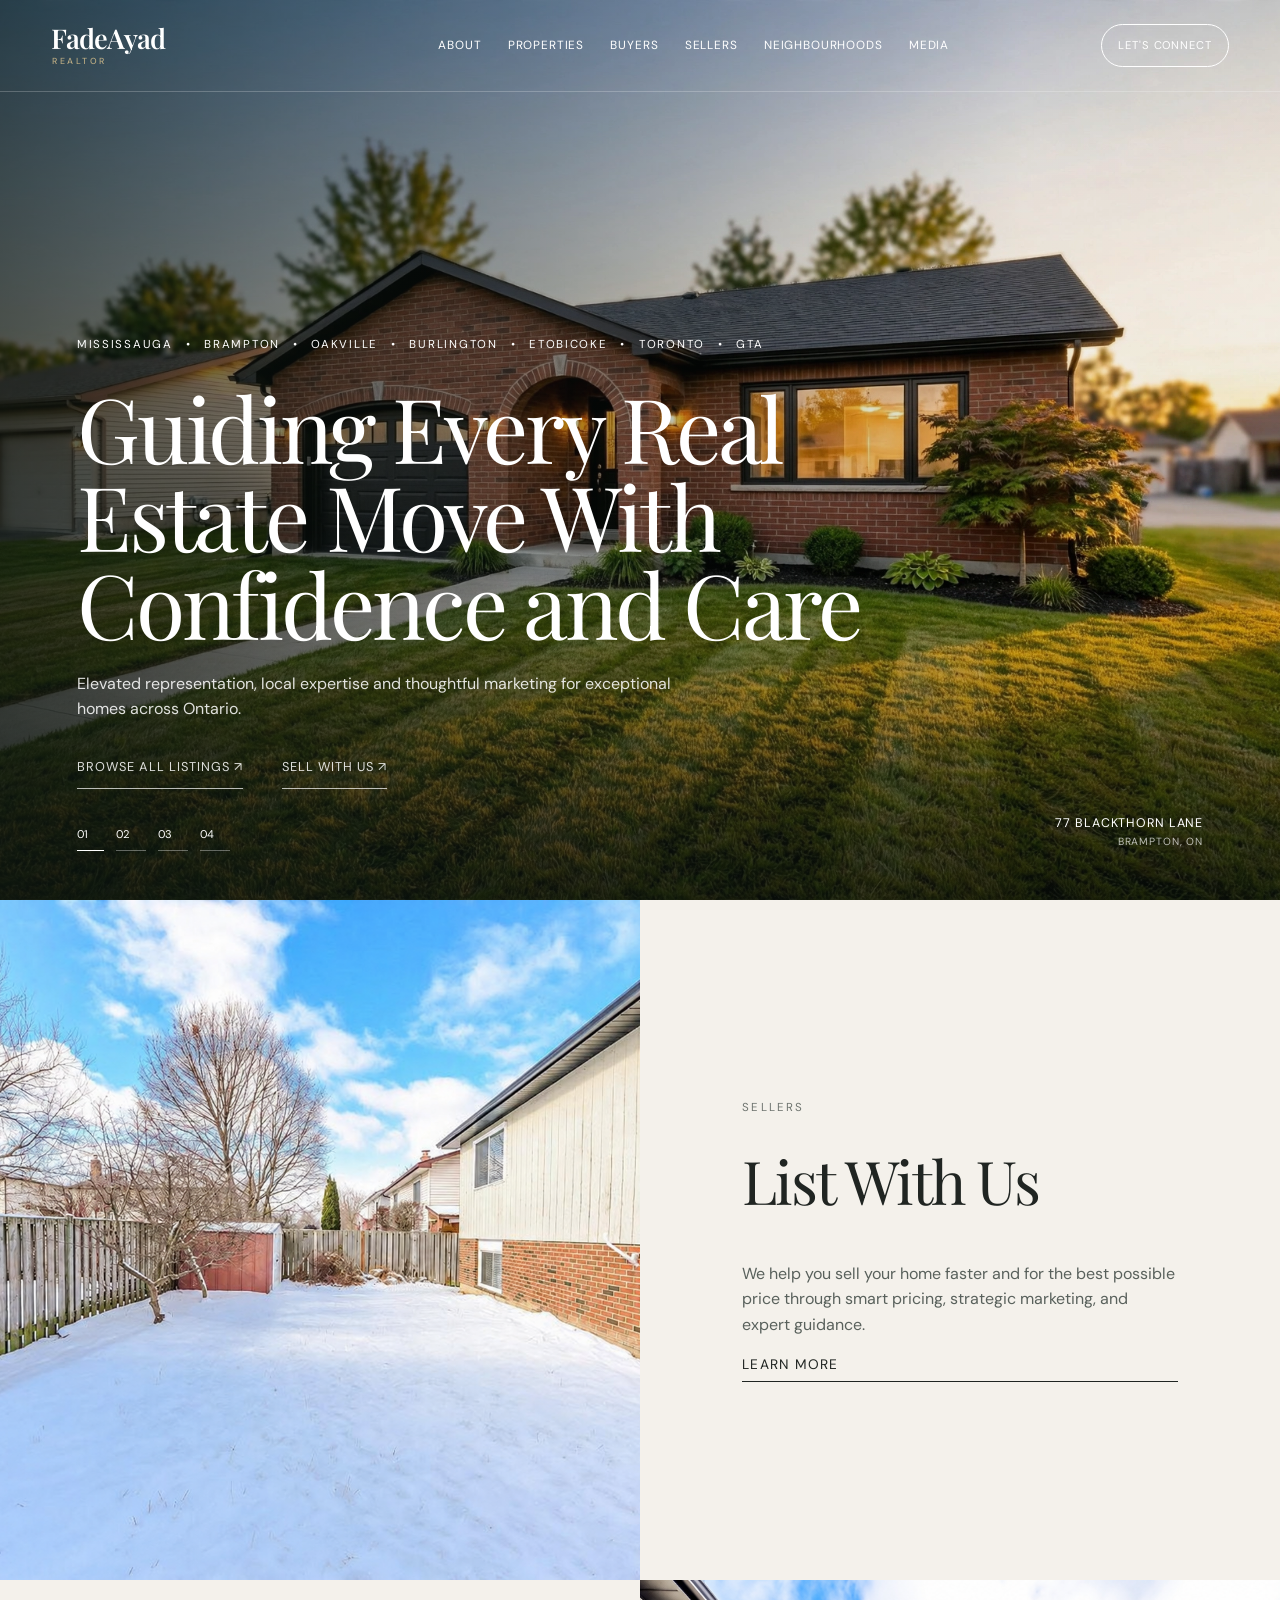
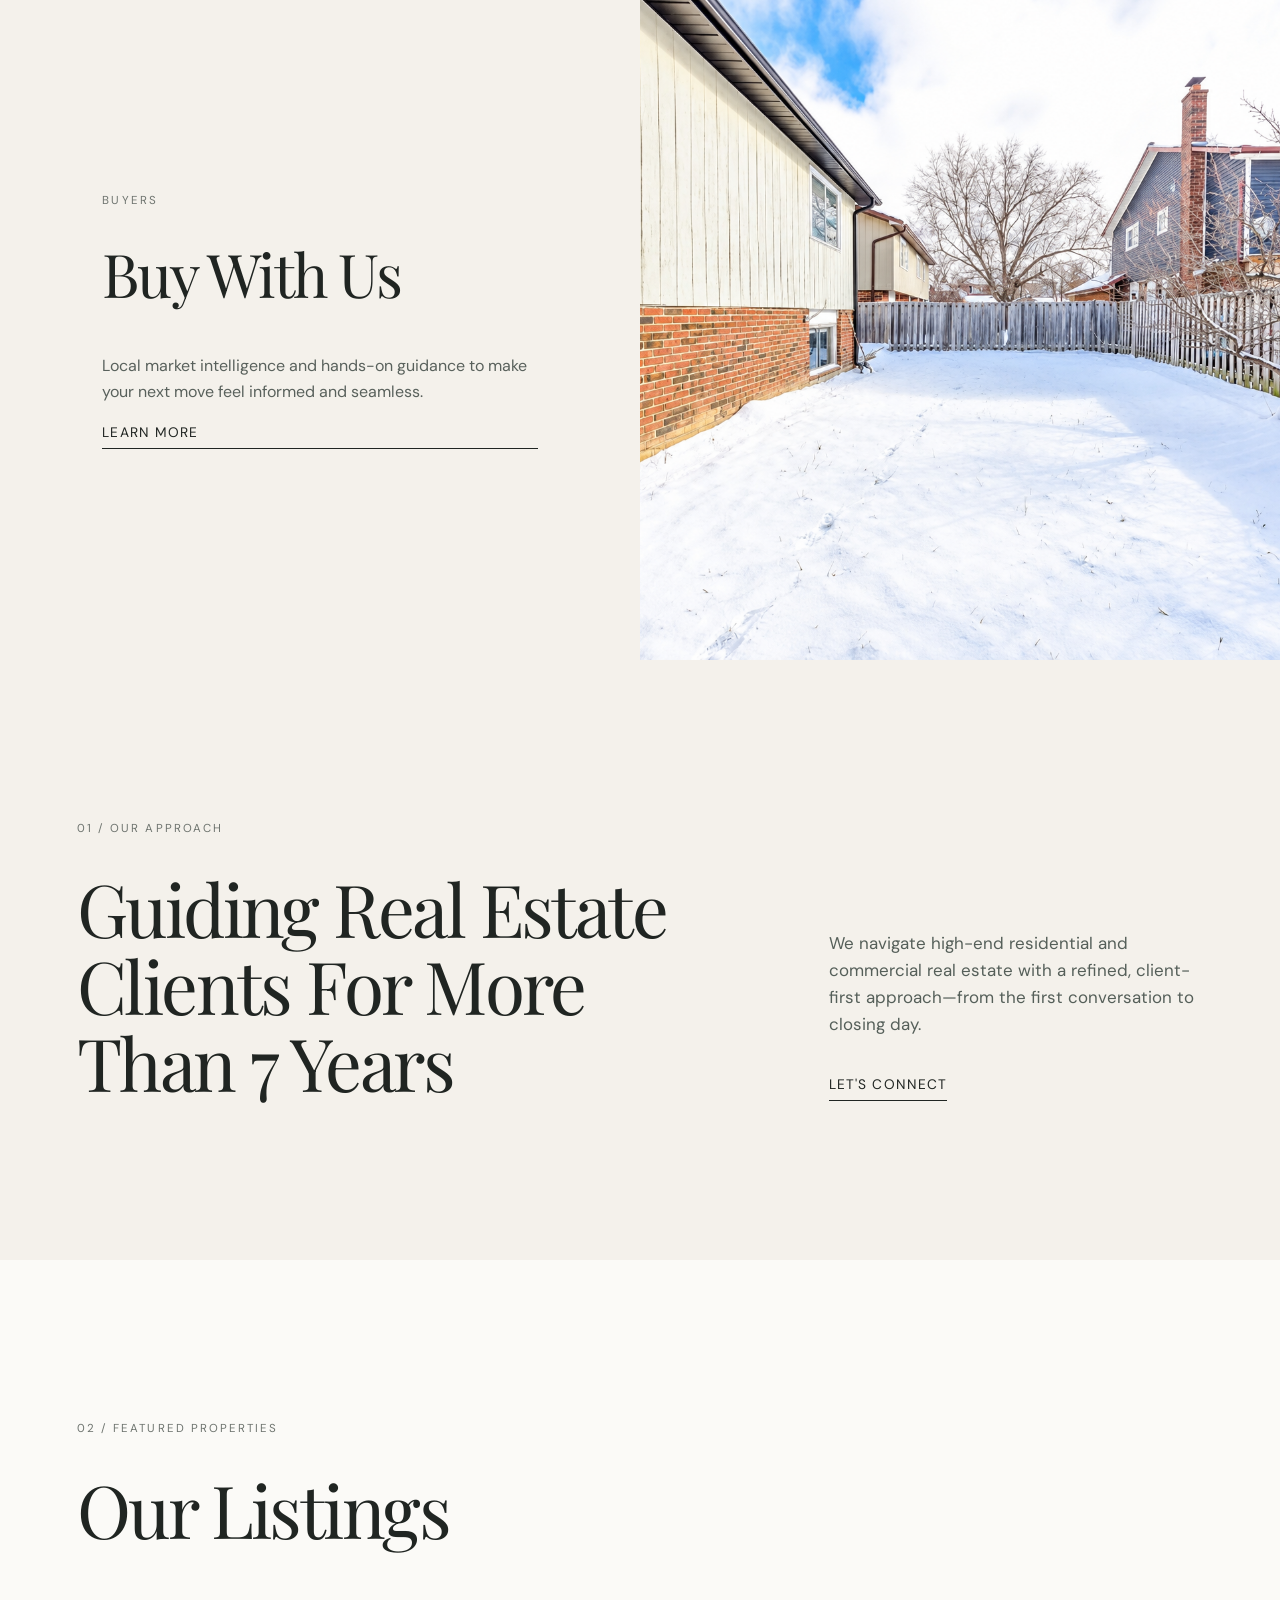
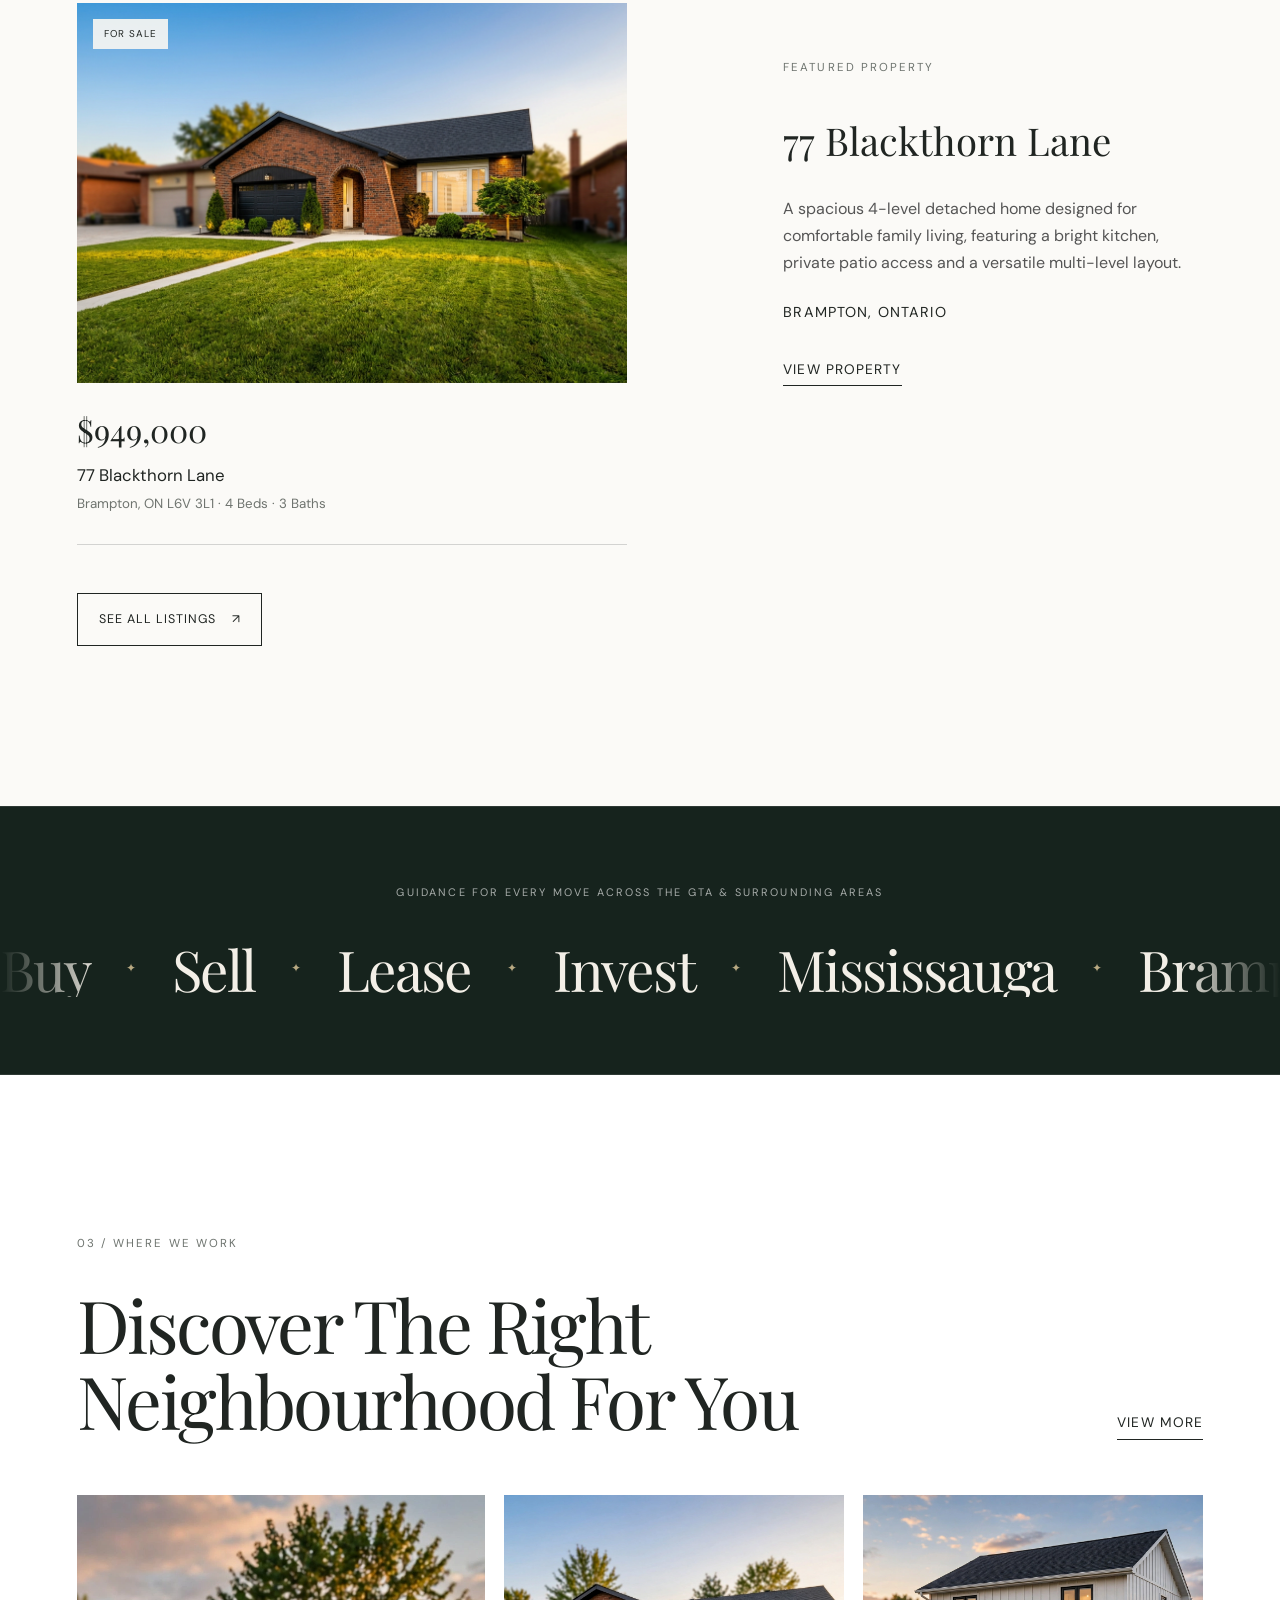
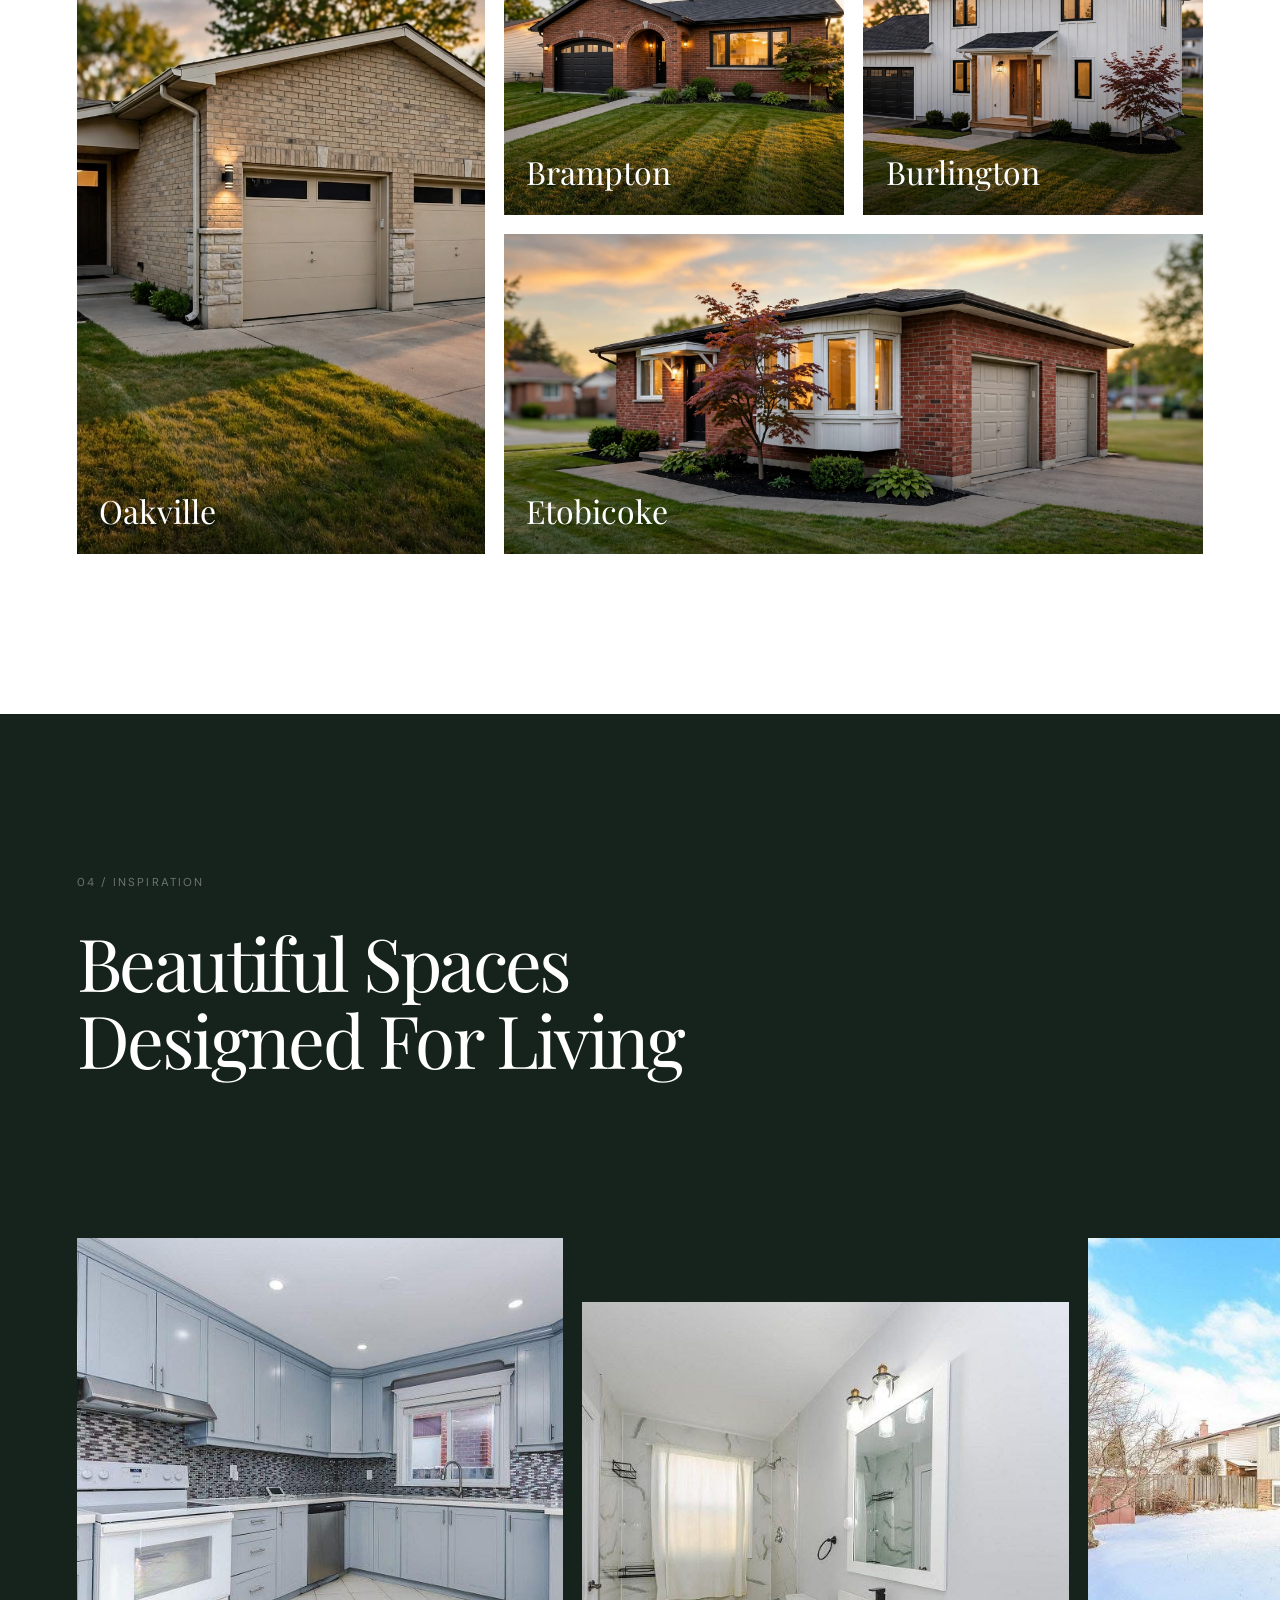
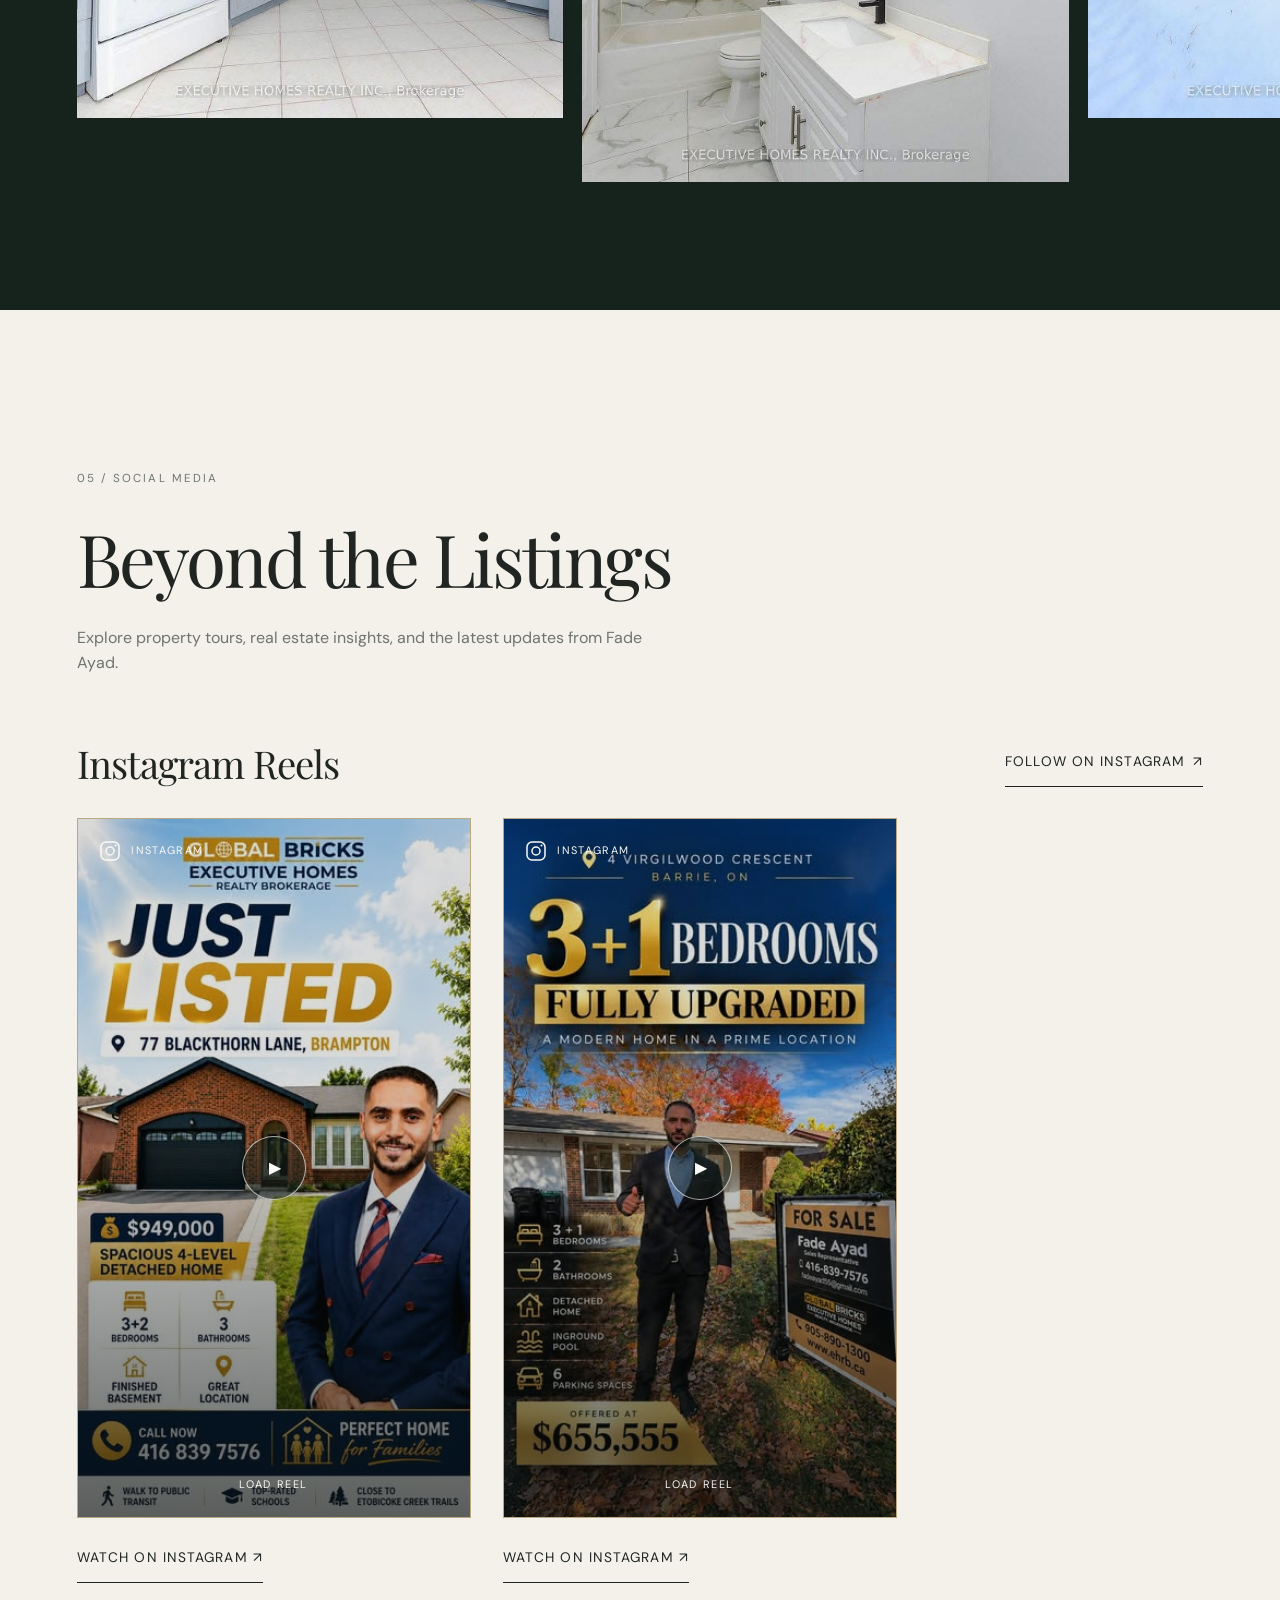
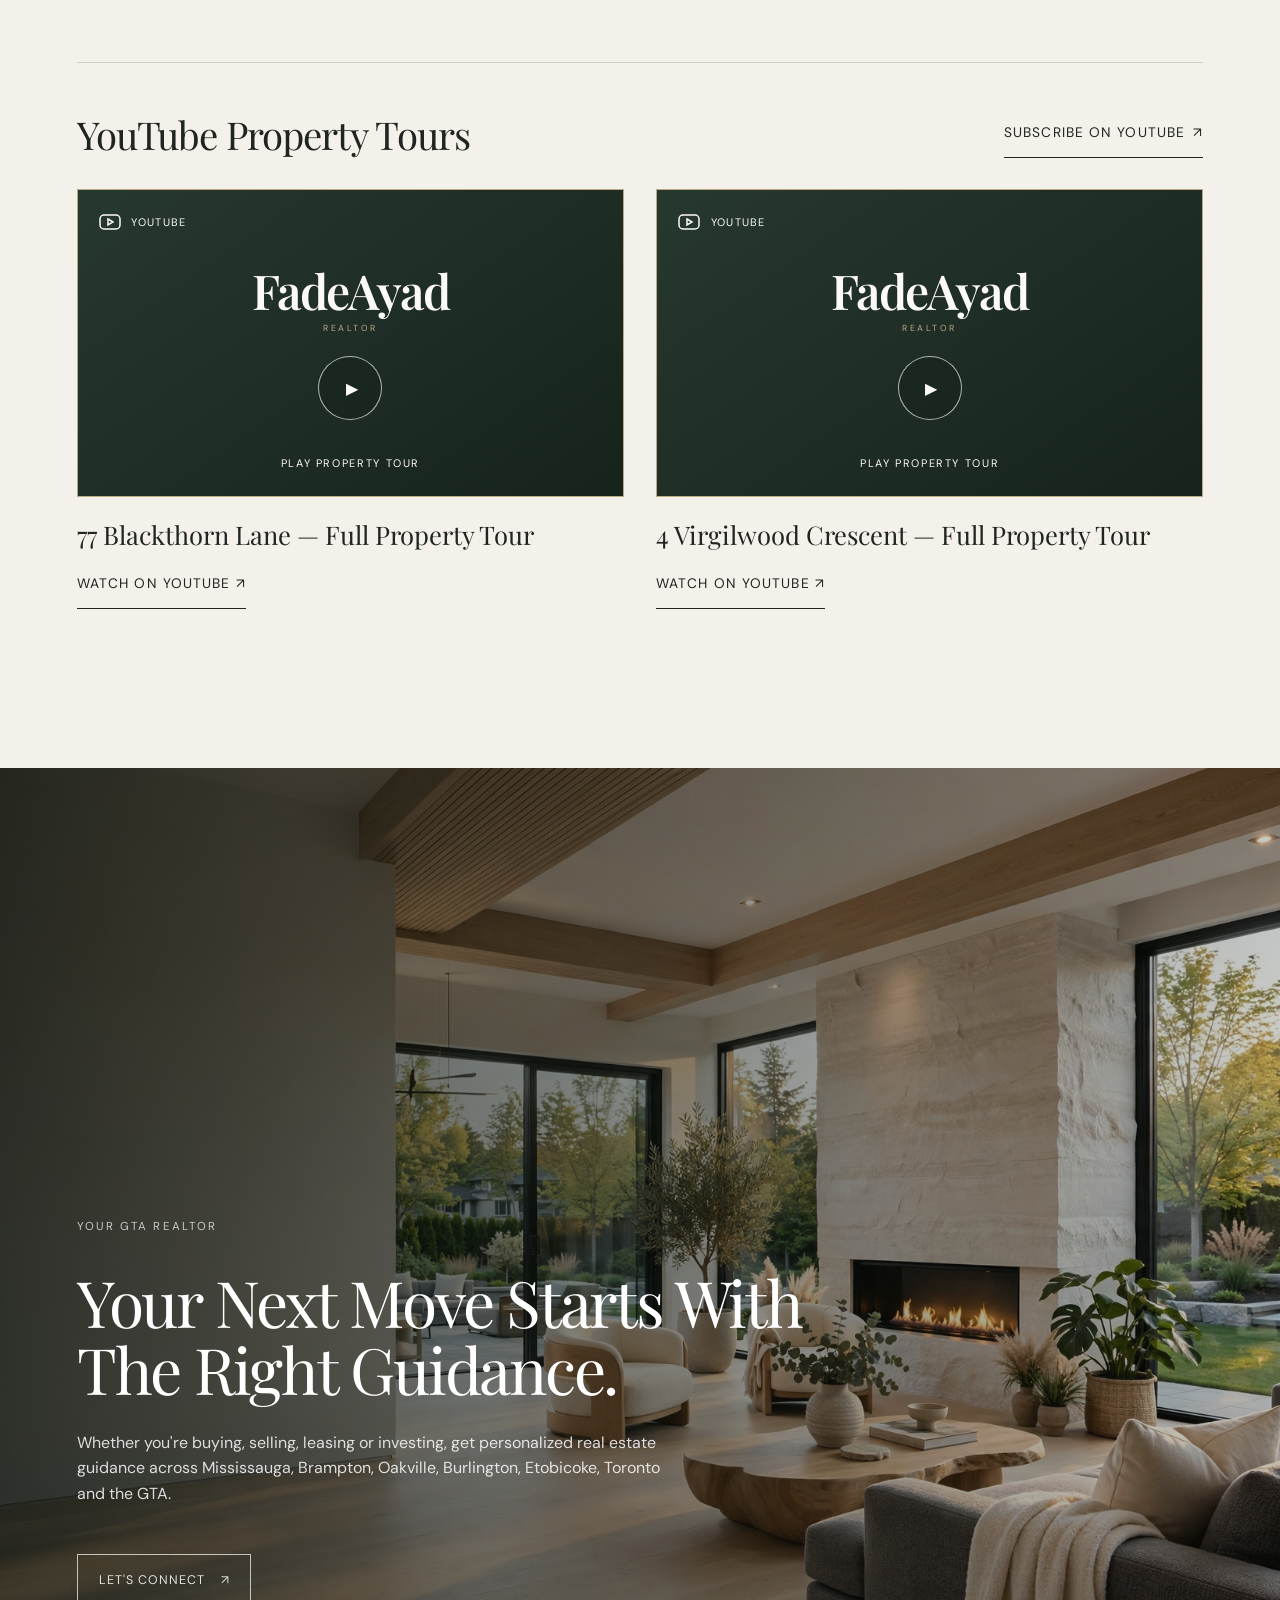
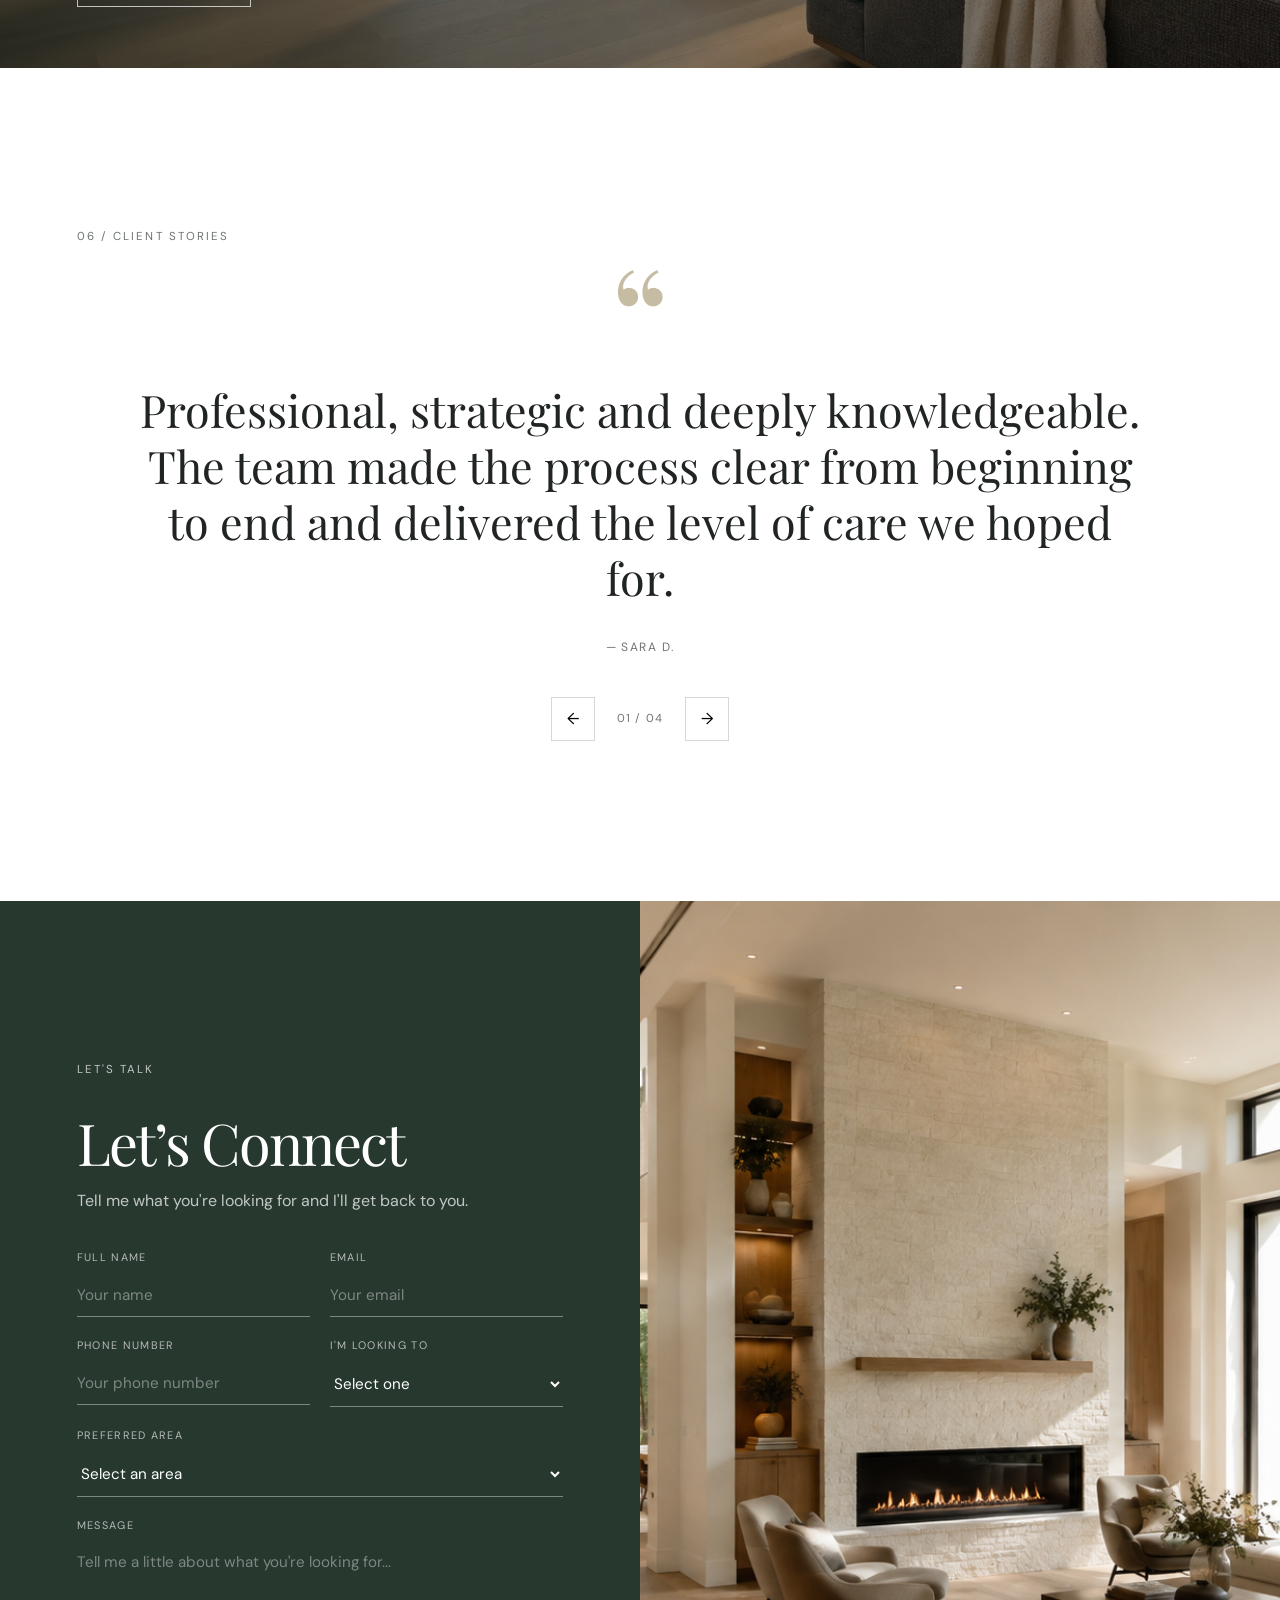
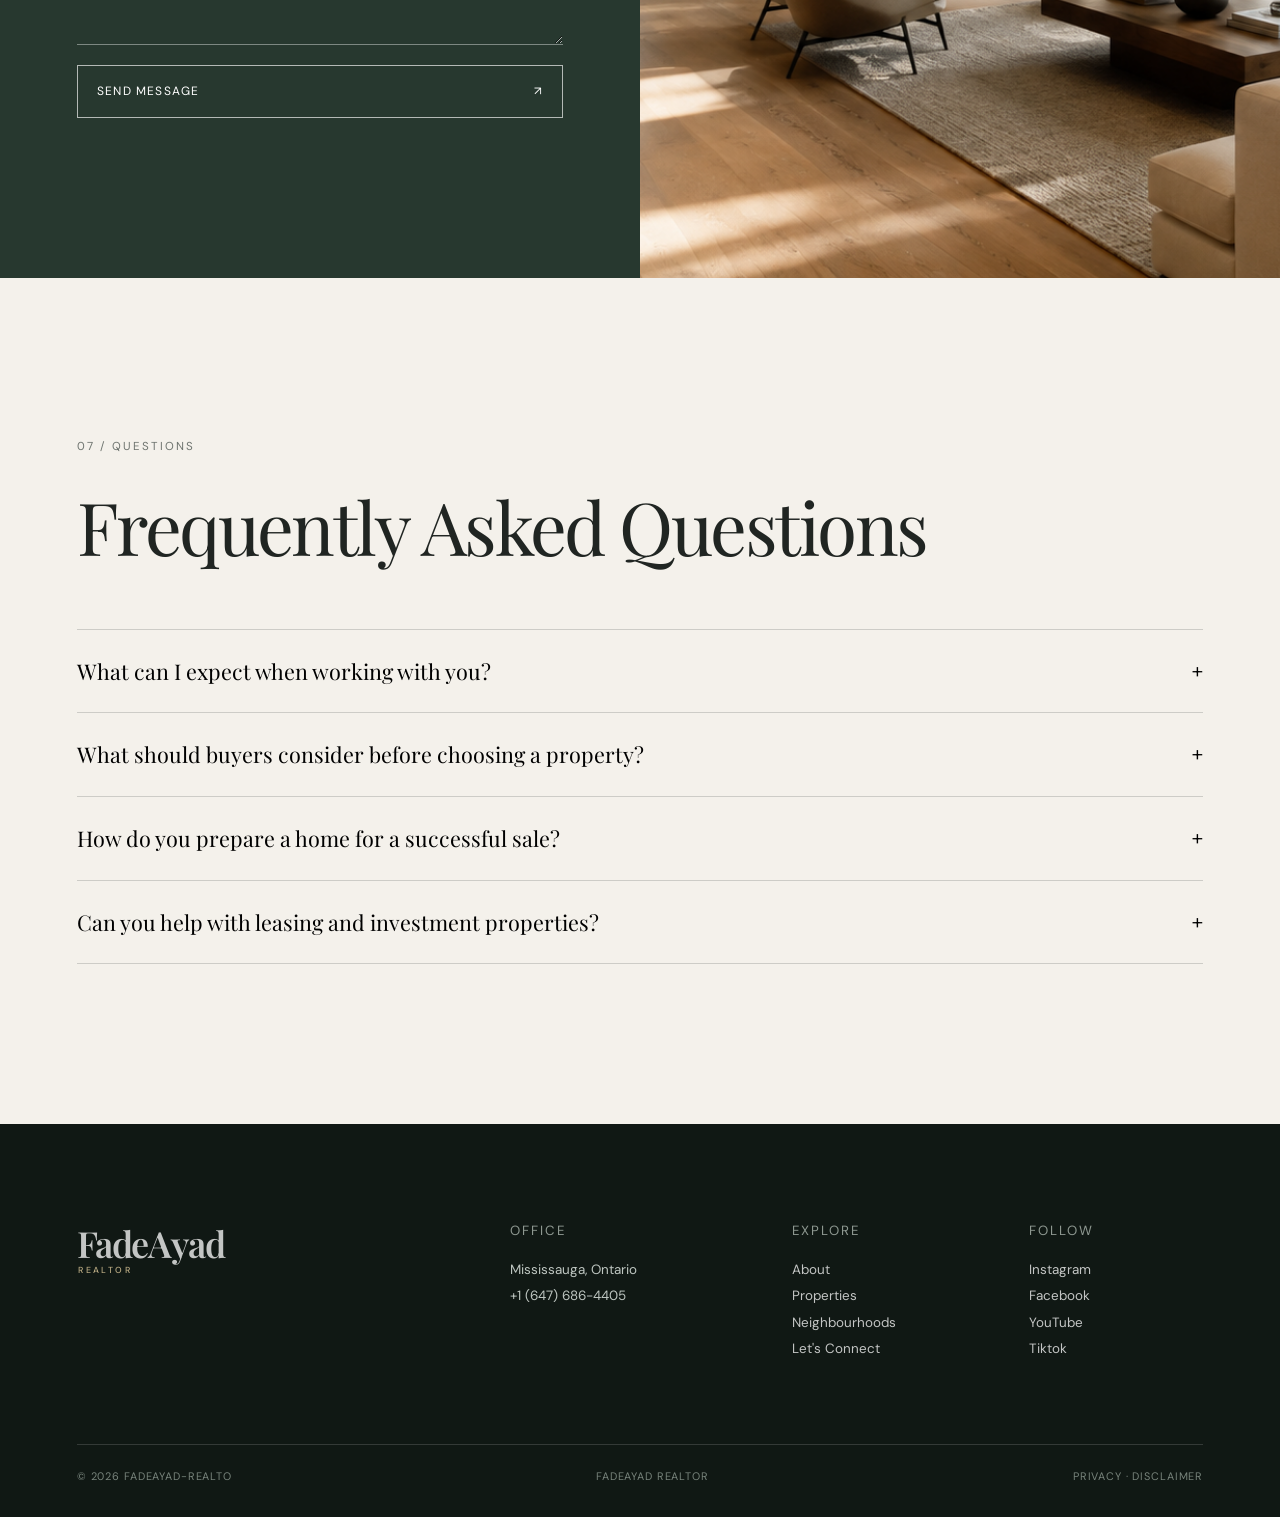
<file: index.html>
<!doctype html>
<html lang="en">
  <head>
    <meta charset="UTF-8" />
    <meta name="viewport" content="width=device-width, initial-scale=1.0" />
    <meta
      name="description"
      content="FadeAyad-Realtor — real estate guidance for buying, selling, leasing and investing across the GTA and surrounding areas."
    />
    <title>FadeAyad-Realtor — GTA Real Estate</title>
    <link rel="preconnect" href="https://fonts.googleapis.com" />
    <link rel="preconnect" href="https://fonts.gstatic.com" crossorigin />
    <link
      href="https://fonts.googleapis.com/css2?family=DM+Sans:wght@300;400;500;600&family=Playfair+Display:wght@400;500;600&display=swap"
      rel="stylesheet"
    />
    <link rel="stylesheet" href="styles.css" />
  </head>
  <body class="home-page">
    <header class="site-header" id="siteHeader">
      <address class="header-contact" aria-label="Contact Fade Ayad">
        <a href="tel:+16476864405">
          <svg viewBox="0 0 24 24" aria-hidden="true" focusable="false">
            <path d="M22 16.92v3a2 2 0 0 1-2.18 2 19.79 19.79 0 0 1-8.63-3.07 19.5 19.5 0 0 1-6-6 19.79 19.79 0 0 1-3.07-8.67A2 2 0 0 1 4.11 2h3a2 2 0 0 1 2 1.72c.13.96.36 1.9.69 2.79a2 2 0 0 1-.45 2.11L8.09 9.89a16 16 0 0 0 6 6l1.27-1.27a2 2 0 0 1 2.11-.45c.89.33 1.83.56 2.79.69A2 2 0 0 1 22 16.92Z" />
          </svg>
          <span>+1 (647) 686-4405</span>
        </a>
        <a href="mailto:fadeayadrealestate@gmail.com">
          <svg viewBox="0 0 24 24" aria-hidden="true" focusable="false">
            <rect x="3" y="5" width="18" height="14" rx="1" />
            <path d="m3 6 9 7 9-7" />
          </svg>
          <span>fadeayadrealestate@gmail.com</span>
        </a>
      </address>
      <a
        class="brand fade-brand"
        href="#top"
        aria-label="FadeAyad-Realtor home"
      >
        <span class="fade-wordmark">
          <strong>FadeAyad</strong>
          <span class="realtor-text">REALTOR</span>
        </span>
      </a>

      <nav class="desktop-nav" aria-label="Primary navigation">
        <a href="#about">About</a>
        <a href="#listings">Properties</a>

        <a href="#sell">Buyers</a>
        <a href="#buy">Sellers</a>
        <a href="#neighbourhoods">Neighbourhoods</a>
        <a href="#media">Media</a>
      </nav>

      <div class="header-actions">
        <a class="connect-pill" href="#contact">Let's Connect</a>
        <button
          class="menu-btn"
          id="menuBtn"
          aria-label="Open menu"
          aria-expanded="false"
        >
          <span></span><span></span>
        </button>
      </div>
    </header>

    <aside class="mobile-menu" id="mobileMenu" aria-hidden="true">
      <button class="menu-close" id="menuClose" aria-label="Close menu">
        ×
      </button>
      <nav>
        <a href="#about">About</a>
        <a href="#listings">Properties</a>

        <a href="#sell">Buyers</a>
        <a href="#buy">Sellers</a>
        <a href="#neighbourhoods">Neighbourhoods</a>
        <a href="#media">Media</a>
        <a href="#contact">Let's Connect</a>
      </nav>
    </aside>

    <main id="top">
      <section class="hero" aria-label="Featured properties">
        <div
          class="hero-slide active"
          style="--bg: url(&quot;assets/images/banner1.png&quot;)"
        ></div>

        <div
          class="hero-slide"
          style="--bg: url(&quot;assets/images/banner2.png&quot;)"
        ></div>

        <div
          class="hero-slide"
          style="--bg: url(&quot;assets/images/banner3.png&quot;)"
        ></div>

        <div
          class="hero-slide"
          style="--bg: url(&quot;assets/images/banner4.png&quot;)"
        ></div>
        <div class="hero-overlay"></div>

        <div class="hero-content reveal">
          <div class="hero-locations">
            <a href="#neighbourhoods">Mississauga</a>
            <span>•</span>
            <a href="#neighbourhoods">Brampton</a>
            <span>•</span>
            <a href="#neighbourhoods">Oakville</a>
            <span>•</span>
            <a href="#neighbourhoods">Burlington</a>
            <span>•</span>
            <a href="#neighbourhoods">Etobicoke</a>
            <span>•</span>
            <a href="#neighbourhoods">Toronto</a>
            <span>•</span>
            <a href="#neighbourhoods">GTA</a>
          </div>
          <h1>Guiding Every Real Estate Move With Confidence and Care</h1>
          <p>
            Elevated representation, local expertise and thoughtful marketing
            for exceptional homes across Ontario.
          </p>
          <div class="hero-links">
            <a href="#listings" class="text-link"
              >Browse All Listings <span>↗</span></a
            >
            <a href="#sell" class="text-link">Sell With Us <span>↗</span></a>
          </div>
        </div>

        <div class="hero-property" id="heroProperty">
          77 BLACKTHORN LANE <span>BRAMPTON, ON </span>
        </div>
        <div
          class="hero-pagination"
          id="heroPagination"
          aria-label="Hero slides"
        ></div>
      </section>

      <section class="service-pair">
        <article class="service-card" id="buy">
          <div class="service-image">
            <img src="assets/images/36.jpg" alt="Buy with us" />
          </div>
          <div class="service-copy">
            <div class="eyebrow">SELLERS</div>
            <h2 class="display">List With Us</h2>
            <p>
              We help you sell your home faster and for the best possible price
              through smart pricing, strategic marketing, and expert guidance.
            </p>
            <a href="#contact" class="underline-link">Learn More</a>
          </div>
        </article>
        <article class="service-card reverse" id="sell">
          <div class="service-image">
            <img src="assets/images/35.jpg" alt="List with us" />
          </div>
          <div class="service-copy">
            <div class="eyebrow">BUYERS</div>
            <h2 class="display">Buy With Us</h2>
            <p>
              Local market intelligence and hands-on guidance to make your next
              move feel informed and seamless.
            </p>
            <a href="#contact" class="underline-link">Learn More</a>
          </div>
        </article>
      </section>

      <section class="intro-section section-pad" id="about">
        <div class="eyebrow">01 / OUR APPROACH</div>
        <div class="intro-grid">
          <h2 class="display reveal">
            Guiding Real Estate Clients For More Than 7 Years
          </h2>
          <div class="intro-copy reveal">
            <p>
              We navigate high-end residential and commercial real estate with a
              refined, client-first approach—from the first conversation to
              closing day.
            </p>
            <a href="#contact" class="underline-link">Let's Connect</a>
          </div>
        </div>
      </section>

      <section class="listings section-pad" id="listings">
        <div class="section-heading row-between">
          <div>
            <div class="eyebrow">02 / FEATURED PROPERTIES</div>
            <h2 class="display reveal">Our Listings</h2>
          </div>
        </div>

        <div class="listing-track" id="listingTrack">
          <template id="propertyCardTemplate">
            <article class="property-card">
              <a class="property-card-link">
                <div class="property-image">
                  <img alt="" loading="lazy" /><span class="tag"></span>
                </div>
              </a>
              <div class="property-meta">
                <h3></h3>
                <p></p>
                <small></small>
              </div>
            </article>
          </template>
        </div>
        <div class="featured-property-copy">
          <div class="eyebrow">FEATURED PROPERTY</div>

          <h3></h3>

          <p></p>

          <span></span>

          <a class="underline-link">View Property</a>
        </div>
        <div class="all-listings-button">
          <a class="outline-button" href="listings.html">
            See All Listings <span>↗</span>
          </a>
        </div>
      </section>

      <section class="press-strip" aria-label="FadeRealtor services and areas">
        <p>Guidance for every move across the GTA &amp; surrounding areas</p>
        <div class="logo-marquee">
          <div class="logo-row">
            <span class="marquee-item">Buy</span
            ><span class="marquee-divider">✦</span>
            <span class="marquee-item">Sell</span
            ><span class="marquee-divider">✦</span>
            <span class="marquee-item">Lease</span
            ><span class="marquee-divider">✦</span>
            <span class="marquee-item">Invest</span
            ><span class="marquee-divider">✦</span>
            <span class="marquee-item">Mississauga</span>
            <span class="marquee-divider">✦</span>

            <span class="marquee-item">Brampton</span>
            <span class="marquee-divider">✦</span>

            <span class="marquee-item">Oakville</span>
            <span class="marquee-divider">✦</span>

            <span class="marquee-item">Burlington</span>
            <span class="marquee-divider">✦</span>

            <span class="marquee-item">Etobicoke</span>
            <span class="marquee-divider">✦</span>

            <span class="marquee-item">Toronto</span>
            <span class="marquee-divider">✦</span>

            <span class="marquee-item">GTA</span>
            <span class="marquee-divider">✦</span>
          </div>
        </div>
      </section>

      <section class="neighbourhoods section-pad" id="neighbourhoods">
        <div class="eyebrow">03 / WHERE WE WORK</div>
        <div class="section-heading row-between">
          <h2 class="display reveal">
            Discover The Right<br />Neighbourhood For You
          </h2>
          <a class="underline-link" href="#">View More</a>
        </div>
        <div class="neighbourhood-grid">
          <article class="hood-card tall">
            <img src="assets/images/banner2.png" alt="Oakville" /><span
              >Oakville</span
            >
          </article>
          <article class="hood-card">
            <img src="assets/images/banner1.png" alt="Brampton" /><span
              >Brampton</span
            >
          </article>
          <article class="hood-card">
            <img src="assets/images/banner4.png" alt="Burlington" /><span
              >Burlington</span
            >
          </article>
          <article class="hood-card wide">
            <img src="assets/images/banner3.png" alt="Etobicoke" /><span
              >Etobicoke</span
            >
          </article>
        </div>
      </section>

      <section class="spaces" id="journal">
        <div class="spaces-head section-pad">
          <div class="eyebrow">04 / INSPIRATION</div>
          <h2 class="display reveal">
            Beautiful Spaces<br />Designed For Living
          </h2>
        </div>
        <div class="gallery-loop" aria-label="Luxury interiors gallery">
          <div class="gallery-card">
            <img src="assets/images/18.JPG" alt="Modern kitchen" />
          </div>
          <div class="gallery-card">
            <img src="assets/images/12.JPG" alt="Luxury cottage" />
          </div>
          <div class="gallery-card">
            <img src="assets/images/37.JPG" alt="Luxury backyard" />
          </div>
          <div class="gallery-card">
            <img src="assets/images/21.JPG" alt="Living room" />
          </div>
          <div class="gallery-card">
            <img src="assets/images/3.JPG" alt="Luxury condo" />
          </div>
          <div class="gallery-card">
            <img src="assets/images/22.JPG" alt="Luxury bedroom" />
          </div>
        </div>
      </section>

      <section class="social-media section-pad" id="media" aria-labelledby="mediaHeading">
        <div class="social-media-intro">
          <div class="eyebrow">05 / SOCIAL MEDIA</div>
          <h2 class="display" id="mediaHeading">Beyond the Listings</h2>
          <p>
            Explore property tours, real estate insights, and the latest updates
            from Fade Ayad.
          </p>
        </div>

        <div class="social-media-group" aria-labelledby="instagramHeading">
          <div class="social-media-heading row-between">
            <h3 id="instagramHeading">Instagram Reels</h3>
            <a class="underline-link" data-social-profile="instagram"
              href="https://www.instagram.com/fadeayadrealtor/"
              target="_blank" rel="noopener noreferrer">Follow on Instagram <span aria-hidden="true">↗</span></a>
          </div>
          <div class="social-media-grid social-media-grid--instagram" data-social-grid="instagram"></div>
        </div>

        <div class="social-media-group" aria-labelledby="youtubeHeading">
          <div class="social-media-heading row-between">
            <h3 id="youtubeHeading">YouTube Property Tours</h3>
            <a class="underline-link" data-social-profile="youtube"
              href="https://www.youtube.com/@FadeAyad"
              target="_blank" rel="noopener noreferrer">Subscribe on YouTube <span aria-hidden="true">↗</span></a>
          </div>
          <div class="social-media-grid" data-social-grid="youtube"></div>
        </div>
        <noscript>
          <p>Visit Instagram or YouTube using the links above to watch Fade Ayad's videos.</p>
        </noscript>
      </section>

      <section class="commercial" id="commercial">
        <img
          src="assets/images/39.png"
          alt="Commercial real estate"
          loading="lazy"
        />
        <div class="commercial-overlay"></div>
        <div class="commercial-copy reveal">
          <div class="eyebrow light">YOUR GTA REALTOR</div>
          <h2 class="display">
            Your Next Move Starts With The Right Guidance.
          </h2>
          <p>
            Whether you're buying, selling, leasing or investing, get
            personalized real estate guidance across Mississauga, Brampton,
            Oakville, Burlington, Etobicoke, Toronto and the GTA.
          </p>
          <a href="#contact" class="outline-button light-btn">
            Let's Connect <span>↗</span>
          </a>
        </div>
      </section>

      <section class="testimonials section-pad">
        <div class="eyebrow">06 / CLIENT STORIES</div>
        <div class="testimonial-wrap">
          <div class="quote-mark">“</div>
          <blockquote id="testimonialQuote">
            Professional, strategic and deeply knowledgeable. The team made the
            process clear from beginning to end and delivered the level of care
            we hoped for.
          </blockquote>
          <p id="testimonialName">— Sara D.</p>
          <div class="testimonial-controls">
            <button id="testPrev">←</button><span id="testCount">01 / 04</span
            ><button id="testNext">→</button>
          </div>
        </div>
      </section>

      <section class="connect-section" id="contact">
        <div class="connect-copy section-pad reveal">
          <div class="eyebrow light">LET'S TALK</div>

          <h2 class="display">Let’s Connect</h2>

          <p class="contact-intro">
            Tell me what you're looking for and I'll get back to you.
          </p>

          <form
            class="contact-form"
            action="https://formspree.io/f/maewkgvo"
            method="POST"
          >
            <div class="form-row">
              <div class="form-field">
                <label for="name">Full Name</label>
                <input
                  type="text"
                  id="name"
                  name="name"
                  required
                  placeholder="Your name"
                />
              </div>

              <div class="form-field">
                <label for="email">Email</label>
                <input
                  type="email"
                  id="email"
                  name="email"
                  required
                  placeholder="Your email"
                />
              </div>
            </div>

            <div class="form-row">
              <div class="form-field">
                <label for="phone">Phone Number</label>
                <input
                  type="tel"
                  id="phone"
                  name="phone"
                  placeholder="Your phone number"
                />
              </div>

              <div class="form-field">
                <label for="service">I'm Looking To</label>

                <select id="service" name="service" required>
                  <option value="" disabled selected>Select one</option>
                  <option value="Buy">Buy</option>
                  <option value="Sell">Sell</option>
                  <option value="Lease">Lease</option>
                  <option value="Invest">Invest</option>
                </select>
              </div>
            </div>

            <div class="form-field">
              <label for="area">Preferred Area</label>

              <select id="area" name="area">
                <option value="" disabled selected>Select an area</option>
                <option value="Mississauga">Mississauga</option>
                <option value="Brampton">Brampton</option>
                <option value="Oakville">Oakville</option>
                <option value="Burlington">Burlington</option>
                <option value="Etobicoke">Etobicoke</option>
                <option value="Toronto">Toronto</option>
                <option value="GTA">GTA</option>
              </select>
            </div>

            <div class="form-field">
              <label for="message">Message</label>

              <textarea
                id="message"
                name="message"
                rows="4"
                placeholder="Tell me a little about what you're looking for..."
              ></textarea>
            </div>

            <button type="submit" class="contact-submit">
              Send Message <span>↗</span>
            </button>
          </form>
        </div>

        <div class="connect-image">
          <img
            src="assets/images/40.png"
            alt="Luxury living room"
            loading="lazy"
          />
        </div>
      </section>

      <section class="faq section-pad">
        <div class="eyebrow">07 / QUESTIONS</div>
        <h2 class="display reveal">Frequently Asked Questions</h2>
        <div class="faq-list">
          <div class="faq-item">
            <button>
              What can I expect when working with you?
              <span>+</span>
            </button>

            <div class="faq-answer">
              <p>
                You can expect clear communication, personalized guidance and
                support throughout the entire process. Whether you're buying,
                selling, leasing or investing, the goal is to help you make
                informed decisions with confidence.
              </p>
            </div>
          </div>

          <div class="faq-item">
            <button>
              What should buyers consider before choosing a property?
              <span>+</span>
            </button>

            <div class="faq-answer">
              <p>
                Beyond price and appearance, consider location, lifestyle,
                future plans, property condition and long-term value. I'll help
                you compare your options and understand what makes the most
                sense for your needs and budget.
              </p>
            </div>
          </div>

          <div class="faq-item">
            <button>
              How do you prepare a home for a successful sale?
              <span>+</span>
            </button>

            <div class="faq-answer">
              <p>
                A successful sale starts with the right pricing, presentation
                and marketing strategy. I'll help position your property
                effectively, highlight its strongest features and create a plan
                designed to attract qualified buyers.
              </p>
            </div>
          </div>

          <div class="faq-item">
            <button>
              Can you help with leasing and investment properties?
              <span>+</span>
            </button>

            <div class="faq-answer">
              <p>
                Yes. Whether you're looking for a rental, leasing your property
                or exploring an investment opportunity, I can help you evaluate
                options and navigate the process from search to closing.
              </p>
            </div>
          </div>
        </div>
      </section>
    </main>

    <footer class="footer">
      <div class="footer-main">
        <div class="footer-brand">
          <a
            class="fade-wordmark footer-wordmark"
            href="#top"
            aria-label="FadeAyad-Realtor home"
          >
            <strong>FadeAyad</strong>
            <span class="realtor-text">REALTOR</span>
          </a>
        </div>
        <div>
          <small>OFFICE</small>
          <p>Mississauga, Ontario</p>
          <p>+1 (647) 686-4405</p>
        </div>
        <div>
          <small>EXPLORE</small><a href="#about">About</a
          ><a href="#listings">Properties</a
          ><a href="#neighbourhoods">Neighbourhoods</a
          ><a href="#contact">Let's Connect</a>
        </div>
        <div>
          <small>FOLLOW</small
          ><a href="https://www.instagram.com/fadeayadrealtor" target="_blank"
            >Instagram </a
          ><a href="https://www.facebook.com/michael.samy.9659/" target="_blank"
            >Facebook</a
          ><a href="https://www.youtube.com/@FadeAyad" target="_blank"
            >YouTube</a
          ><a href="https://vt.tiktok.com/ZS4eawYQ7/" target="_blank">Tiktok</a>
        </div>
      </div>
      <div class="footer-bottom">
        <span>© 2026 FadeAyad-Realto</span><span>FADEAYAD REALTOR</span
        ><span>Privacy · Disclaimer</span>
      </div>
    </footer>

    <script src="properties-data.js"></script>
    <script src="listings.js"></script>
    <script src="script.js"></script>
    <script src="social-media-data.js"></script>
    <script src="social-media.js"></script>
  </body>
</html>
</file>
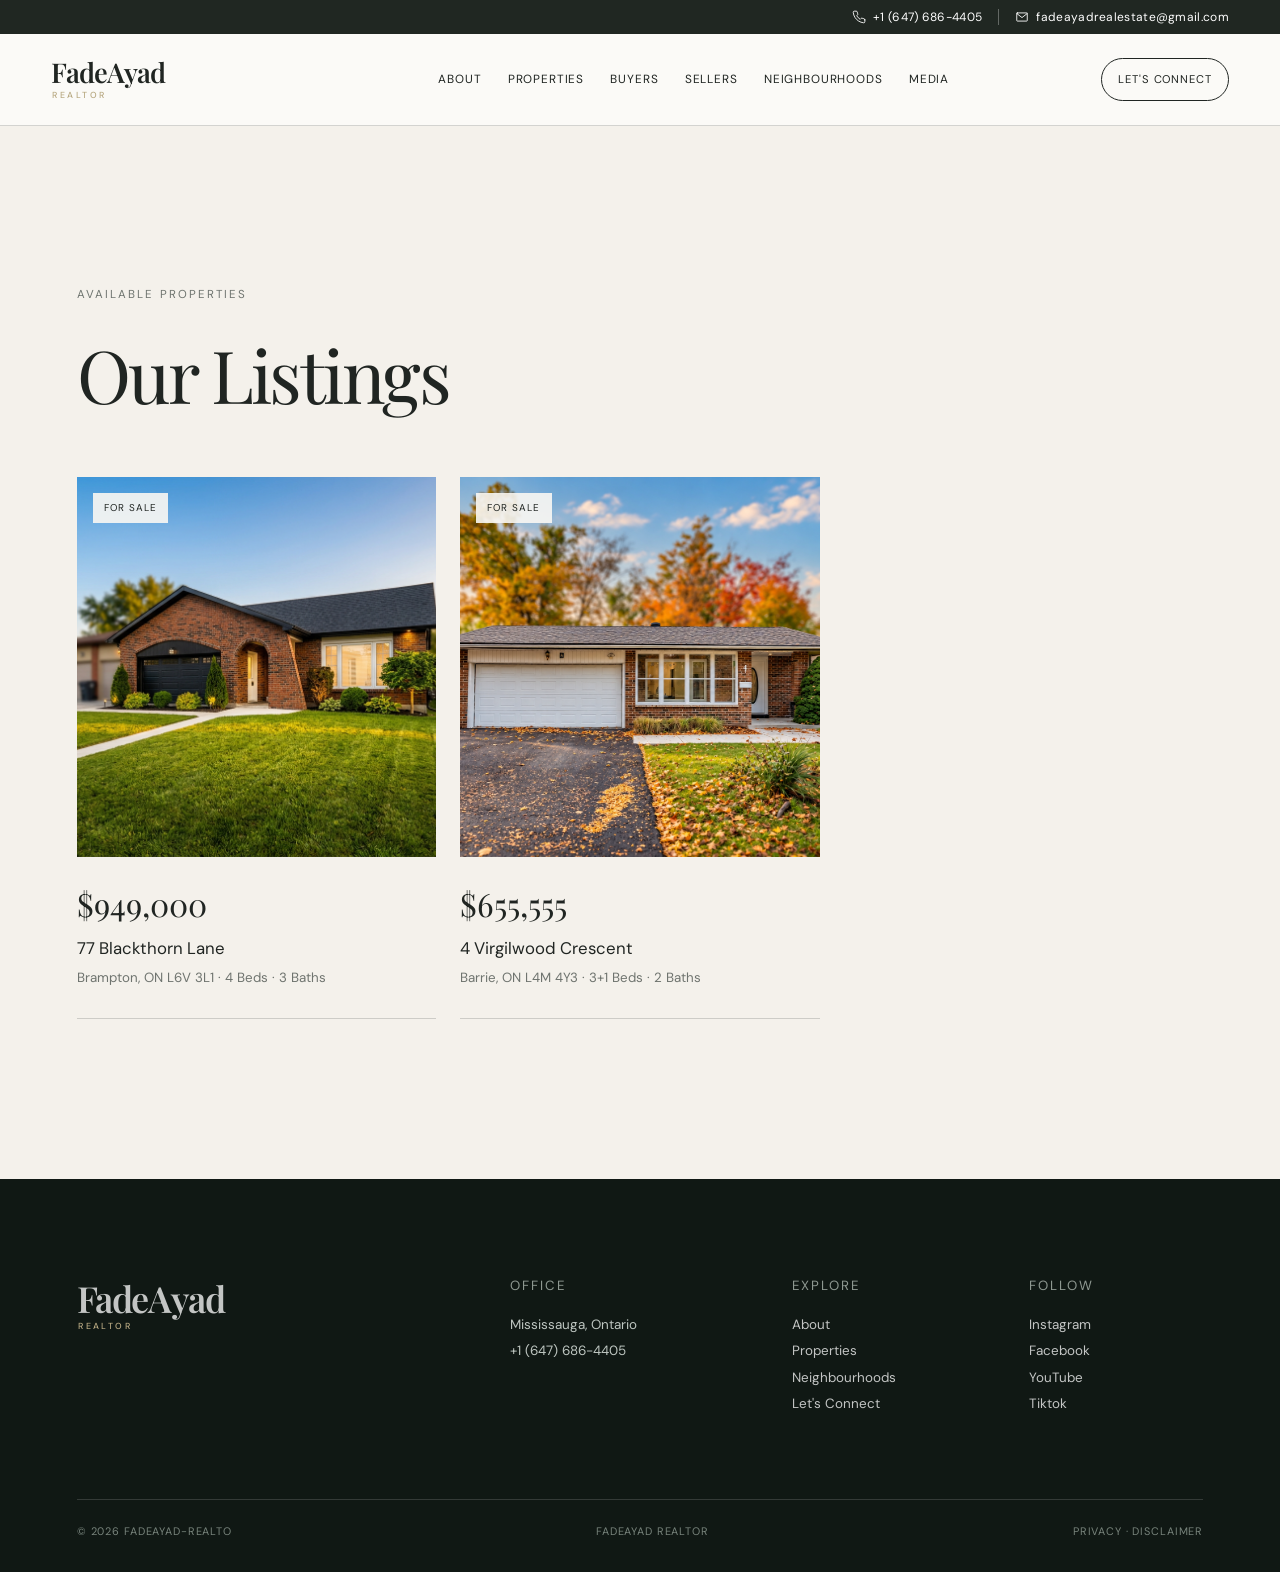
<file: listings.html>
<!doctype html>
<html lang="en">
  <head>
    <meta charset="UTF-8" />
    <meta name="viewport" content="width=device-width, initial-scale=1.0" />
    <meta
      name="description"
      content="Browse available FadeAyad Realtor property listings across the GTA and surrounding areas."
    />
    <title>Our Listings — FadeAyad Realtor</title>
    <link rel="preconnect" href="https://fonts.googleapis.com" />
    <link rel="preconnect" href="https://fonts.gstatic.com" crossorigin />
    <link
      href="https://fonts.googleapis.com/css2?family=DM+Sans:wght@300;400;500;600&family=Playfair+Display:wght@400;500;600&display=swap"
      rel="stylesheet"
    />
    <link rel="stylesheet" href="styles.css" />
  </head>
  <body class="listings-page">
    <header class="site-header" id="siteHeader">
      <address class="header-contact" aria-label="Contact Fade Ayad">
        <a href="tel:+16476864405">
          <svg viewBox="0 0 24 24" aria-hidden="true" focusable="false">
            <path d="M22 16.92v3a2 2 0 0 1-2.18 2 19.79 19.79 0 0 1-8.63-3.07 19.5 19.5 0 0 1-6-6 19.79 19.79 0 0 1-3.07-8.67A2 2 0 0 1 4.11 2h3a2 2 0 0 1 2 1.72c.13.96.36 1.9.69 2.79a2 2 0 0 1-.45 2.11L8.09 9.89a16 16 0 0 0 6 6l1.27-1.27a2 2 0 0 1 2.11-.45c.89.33 1.83.56 2.79.69A2 2 0 0 1 22 16.92Z" />
          </svg>
          <span>+1 (647) 686-4405</span>
        </a>
        <a href="mailto:fadeayadrealestate@gmail.com">
          <svg viewBox="0 0 24 24" aria-hidden="true" focusable="false">
            <rect x="3" y="5" width="18" height="14" rx="1" />
            <path d="m3 6 9 7 9-7" />
          </svg>
          <span>fadeayadrealestate@gmail.com</span>
        </a>
      </address>
      <a
        class="brand fade-brand"
        href="index.html#top"
        aria-label="FadeAyad-Realtor home"
      >
        <span class="fade-wordmark">
          <strong>FadeAyad</strong>
          <span class="realtor-text">REALTOR</span>
        </span>
      </a>

      <nav class="desktop-nav" aria-label="Primary navigation">
        <a href="index.html#about">About</a>
        <a href="listings.html" aria-current="page">Properties</a>

        <a href="index.html#sell">Buyers</a>
        <a href="index.html#buy">Sellers</a>
        <a href="index.html#neighbourhoods">Neighbourhoods</a>
        <a href="index.html#media">Media</a>
      </nav>

      <div class="header-actions">
        <a class="connect-pill" href="index.html#contact">Let's Connect</a>
        <button
          class="menu-btn"
          id="menuBtn"
          aria-label="Open menu"
          aria-expanded="false"
        >
          <span></span><span></span>
        </button>
      </div>
    </header>

    <aside class="mobile-menu" id="mobileMenu" aria-hidden="true">
      <button class="menu-close" id="menuClose" aria-label="Close menu">
        ×
      </button>
      <nav>
        <a href="index.html#about">About</a>
        <a href="listings.html" aria-current="page">Properties</a>

        <a href="index.html#sell">Buyers</a>
        <a href="index.html#buy">Sellers</a>
        <a href="index.html#neighbourhoods">Neighbourhoods</a>
        <a href="index.html#media">Media</a>
        <a href="index.html#contact">Let's Connect</a>
      </nav>
    </aside>

    <main class="listings-page-main" id="top">
      <section
        class="all-listings-section section-pad"
        aria-labelledby="listingsTitle"
      >
        <div class="listings-page-heading">
          <div class="eyebrow">AVAILABLE PROPERTIES</div>
          <h1 class="display reveal" id="listingsTitle">Our Listings</h1>
        </div>

        <div
          class="all-listings-grid"
          id="allListingsGrid"
          aria-label="Available property listings"
        >
          <template id="propertyCardTemplate">
            <article class="property-card">
              <a class="property-card-link">
                <div class="property-image">
                  <img alt="" loading="lazy" />
                  <span class="tag"></span>
                </div>
                <div class="property-meta">
                  <h3></h3>
                  <p></p>
                  <small></small>
                </div>
              </a>
            </article>
          </template>
        </div>
      </section>
    </main>

    <footer class="footer">
      <div class="footer-main">
        <div class="footer-brand">
          <a
            class="fade-wordmark footer-wordmark"
            href="index.html#top"
            aria-label="FadeAyad-Realtor home"
          >
            <strong>FadeAyad</strong>
            <span class="realtor-text">REALTOR</span>
          </a>
        </div>
        <div>
          <small>OFFICE</small>
          <p>Mississauga, Ontario</p>
          <p>+1 (647) 686-4405</p>
        </div>
        <div>
          <small>EXPLORE</small><a href="index.html#about">About</a
          ><a href="listings.html">Properties</a
          ><a href="index.html#neighbourhoods">Neighbourhoods</a
          ><a href="index.html#contact">Let's Connect</a>
        </div>
        <div>
          <small>FOLLOW</small
          ><a href="https://www.instagram.com/fadeayadrealtor" target="_blank"
            >Instagram </a
          ><a href="https://www.facebook.com/michael.samy.9659/" target="_blank"
            >Facebook</a
          ><a href="https://www.youtube.com/@FadeAyad" target="_blank"
            >YouTube</a
          ><a href="https://vt.tiktok.com/ZS4eawYQ7/" target="_blank">Tiktok</a>
        </div>
      </div>
      <div class="footer-bottom">
        <span>© 2026 FadeAyad-Realto</span><span>FADEAYAD REALTOR</span
        ><span>Privacy · Disclaimer</span>
      </div>
    </footer>

    <script src="script.js"></script>
    <script src="properties-data.js"></script>
    <script src="listings.js"></script>
  </body>
</html>
</file>
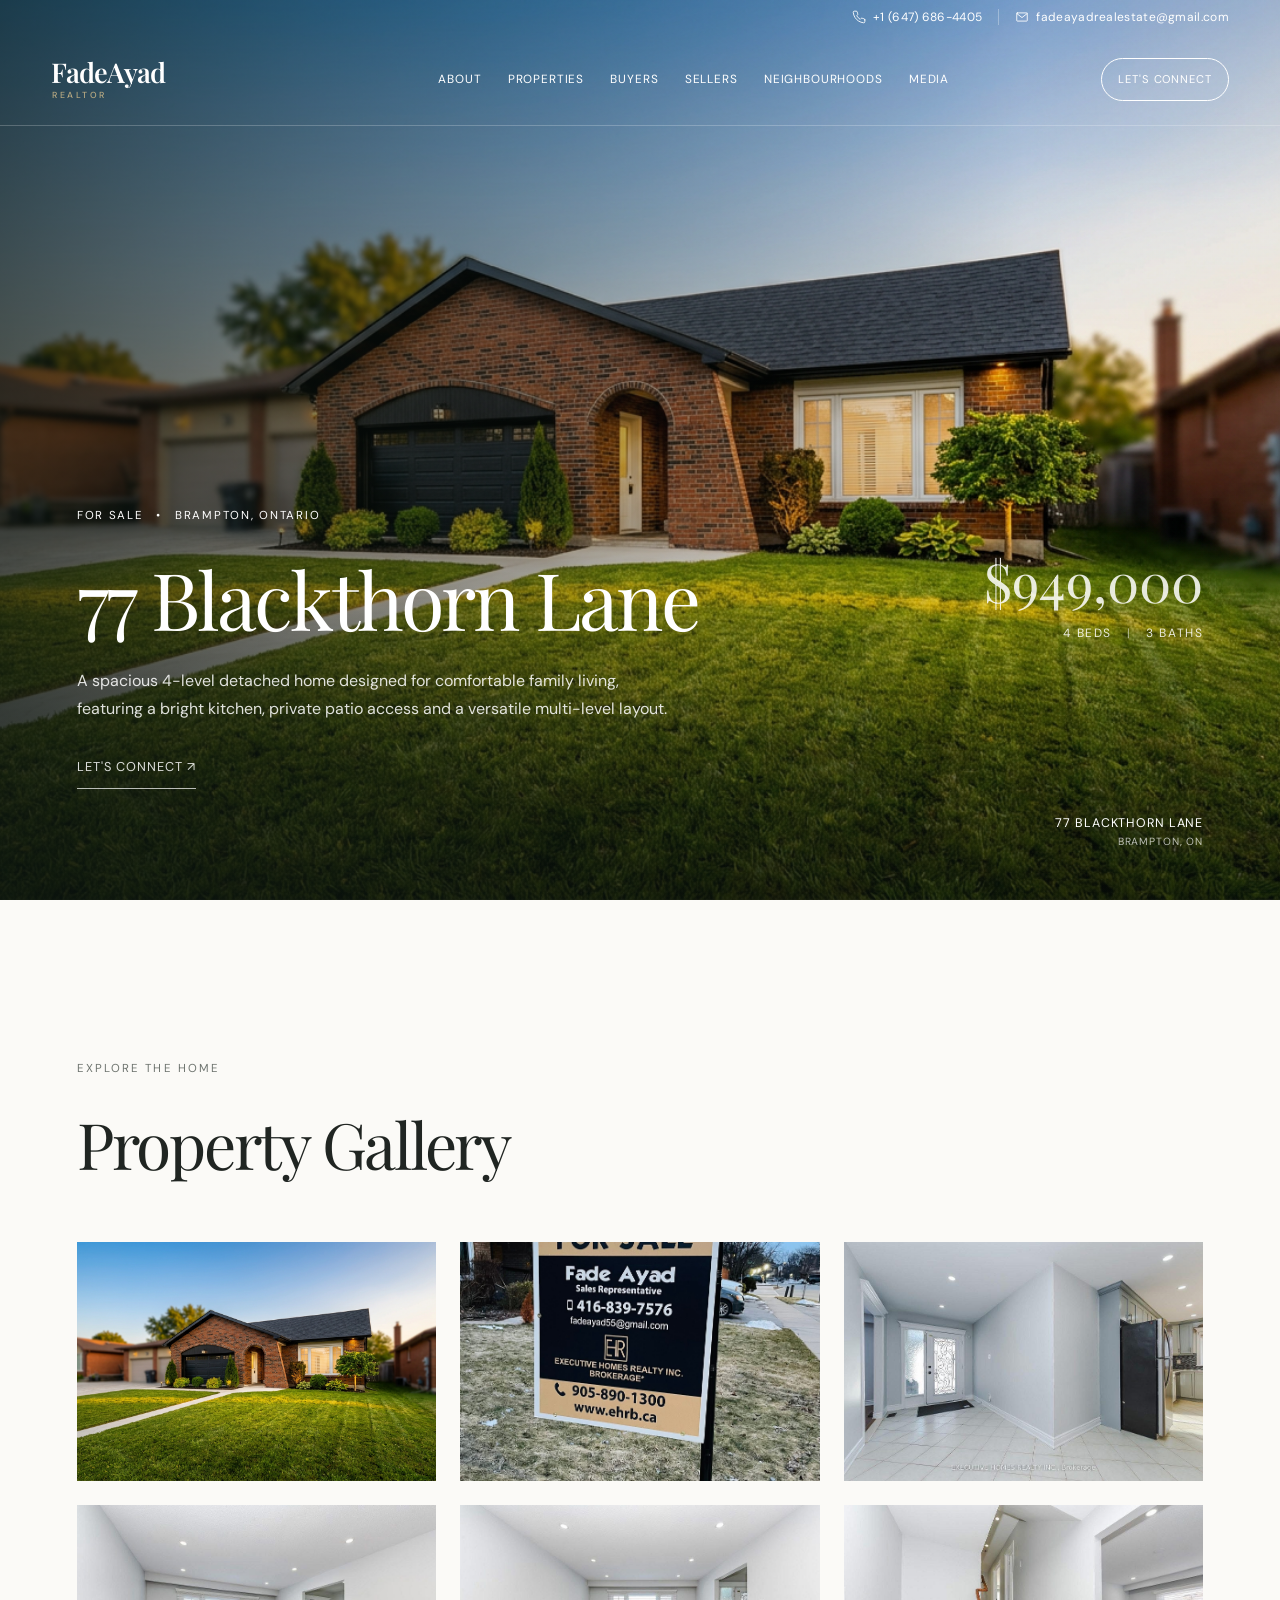
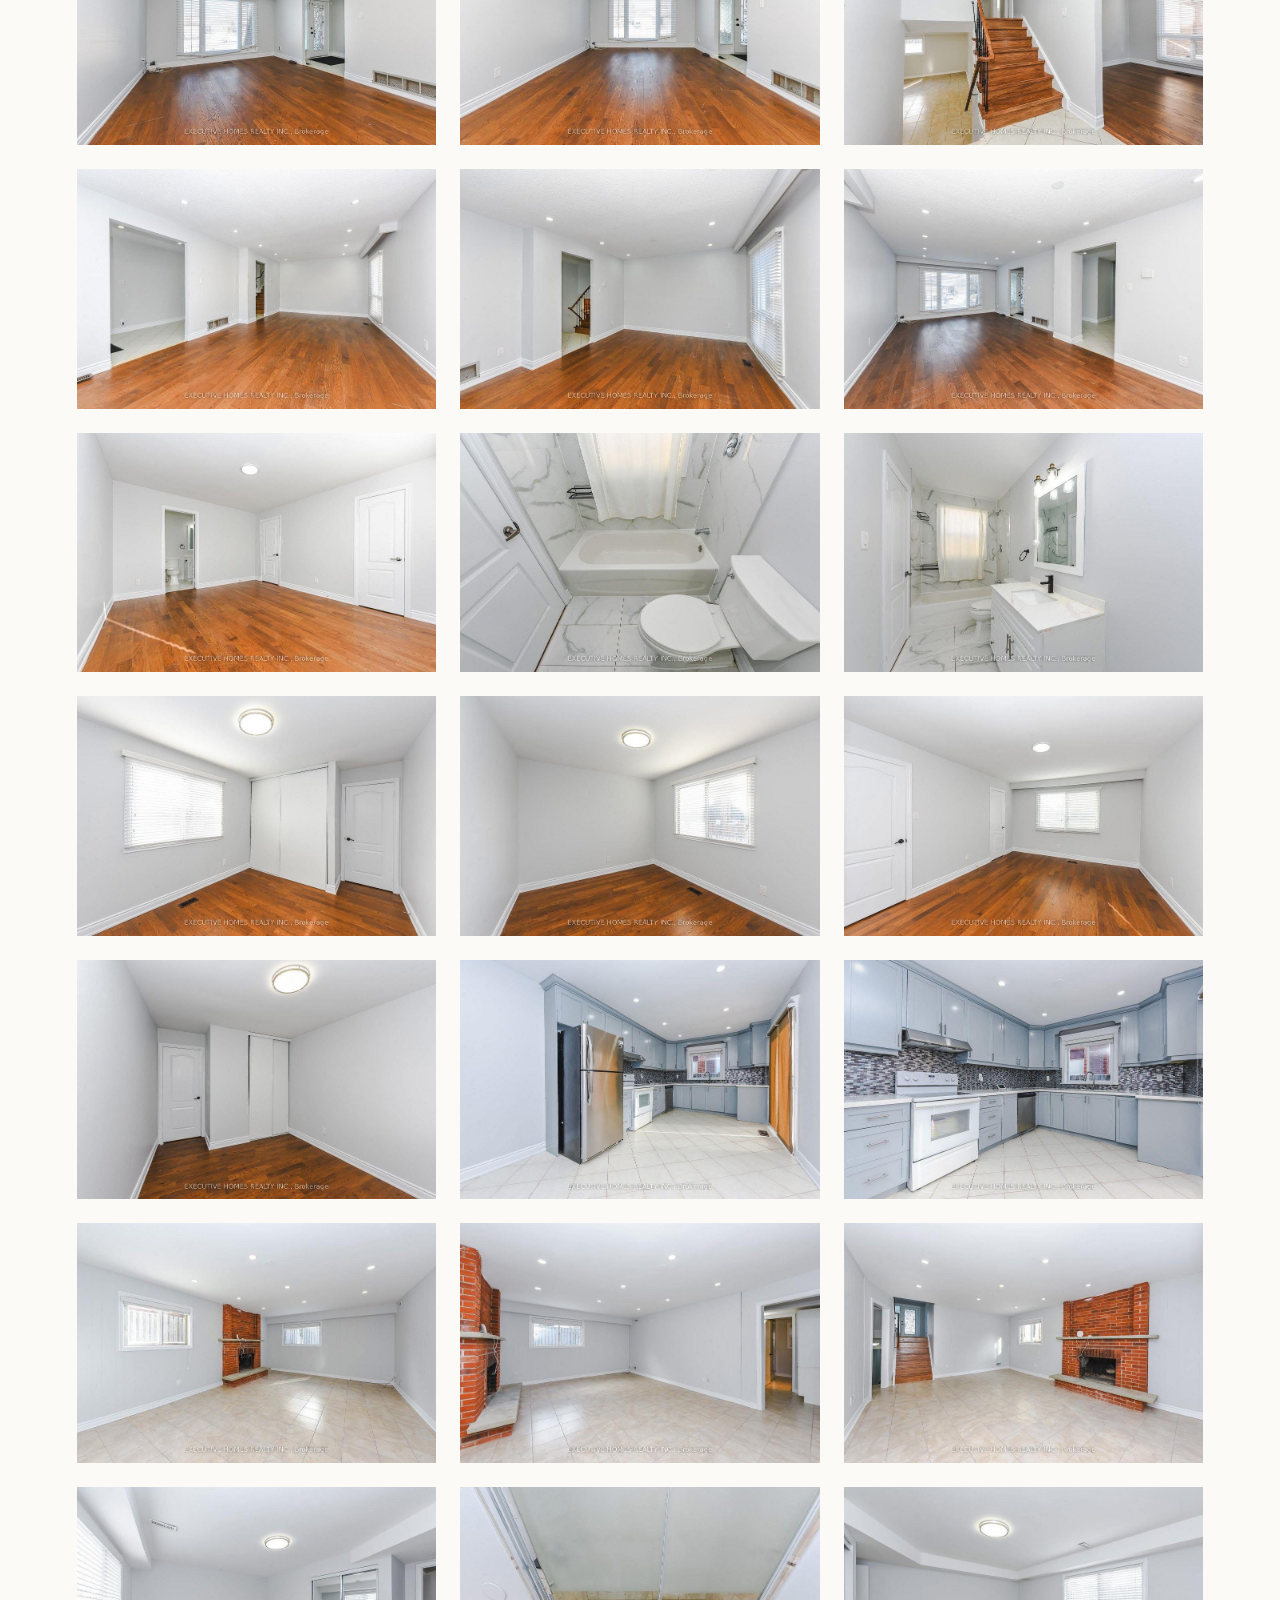
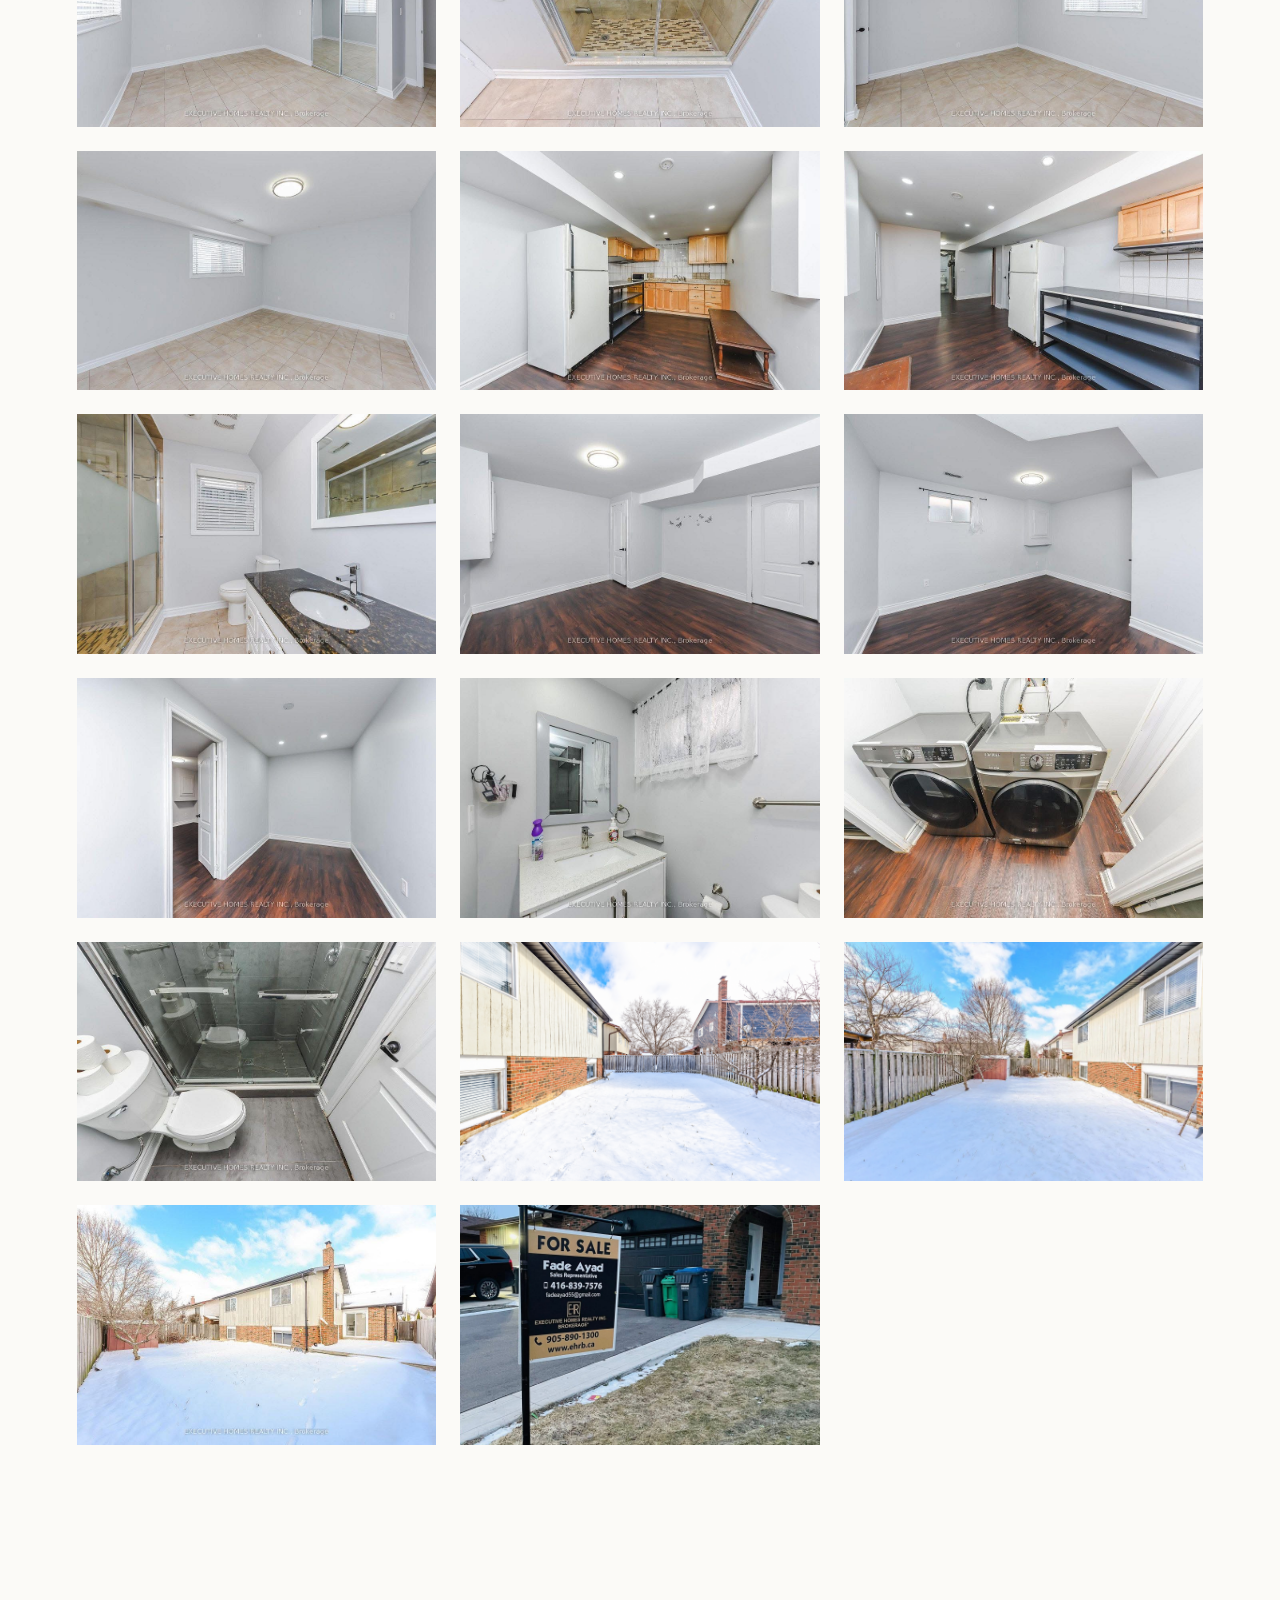
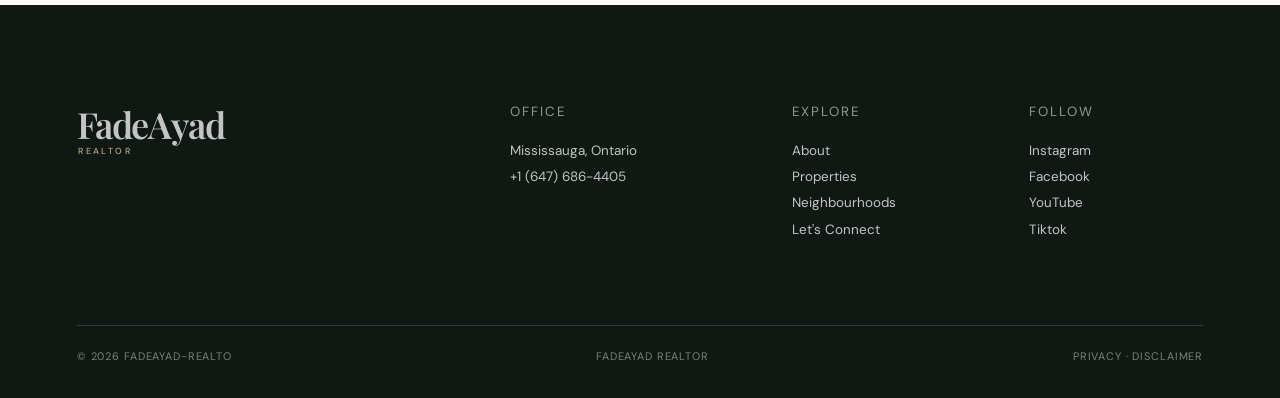
<file: property-77-blackthorn-lane.html>
<!doctype html>
<html lang="en">
  <head>
    <meta charset="UTF-8" />
    <meta name="viewport" content="width=device-width, initial-scale=1.0" />
    <meta
      name="description"
      content="Explore 77 Blackthorn Lane, a four-bedroom detached home for sale in Brampton, Ontario."
    />
    <title>77 Blackthorn Lane — FadeAyad Realtor</title>
    <link rel="preconnect" href="https://fonts.googleapis.com" />
    <link rel="preconnect" href="https://fonts.gstatic.com" crossorigin />
    <link
      href="https://fonts.googleapis.com/css2?family=DM+Sans:wght@300;400;500;600&family=Playfair+Display:wght@400;500;600&display=swap"
      rel="stylesheet"
    />
    <link rel="stylesheet" href="styles.css" />
  </head>
  <body class="property-page" data-property-id="77-blackthorn-lane">
    <header class="site-header" id="siteHeader">
      <address class="header-contact" aria-label="Contact Fade Ayad">
        <a href="tel:+16476864405">
          <svg viewBox="0 0 24 24" aria-hidden="true" focusable="false">
            <path d="M22 16.92v3a2 2 0 0 1-2.18 2 19.79 19.79 0 0 1-8.63-3.07 19.5 19.5 0 0 1-6-6 19.79 19.79 0 0 1-3.07-8.67A2 2 0 0 1 4.11 2h3a2 2 0 0 1 2 1.72c.13.96.36 1.9.69 2.79a2 2 0 0 1-.45 2.11L8.09 9.89a16 16 0 0 0 6 6l1.27-1.27a2 2 0 0 1 2.11-.45c.89.33 1.83.56 2.79.69A2 2 0 0 1 22 16.92Z" />
          </svg>
          <span>+1 (647) 686-4405</span>
        </a>
        <a href="mailto:fadeayadrealestate@gmail.com">
          <svg viewBox="0 0 24 24" aria-hidden="true" focusable="false">
            <rect x="3" y="5" width="18" height="14" rx="1" />
            <path d="m3 6 9 7 9-7" />
          </svg>
          <span>fadeayadrealestate@gmail.com</span>
        </a>
      </address>
      <a
        class="brand fade-brand"
        href="index.html#top"
        aria-label="FadeAyad-Realtor home"
      >
        <span class="fade-wordmark">
          <strong>FadeAyad</strong>
          <span class="realtor-text">REALTOR</span>
        </span>
      </a>

      <nav class="desktop-nav" aria-label="Primary navigation">
        <a href="index.html#about">About</a>
        <a href="listings.html" aria-current="page">Properties</a>

        <a href="index.html#sell">Buyers</a>
        <a href="index.html#buy">Sellers</a>
        <a href="index.html#neighbourhoods">Neighbourhoods</a>
        <a href="index.html#media">Media</a>
      </nav>

      <div class="header-actions">
        <a class="connect-pill" href="index.html#contact">Let's Connect</a>
        <button
          class="menu-btn"
          id="menuBtn"
          aria-label="Open menu"
          aria-expanded="false"
        >
          <span></span><span></span>
        </button>
      </div>
    </header>

    <aside class="mobile-menu" id="mobileMenu" aria-hidden="true">
      <button class="menu-close" id="menuClose" aria-label="Close menu">
        ×
      </button>
      <nav>
        <a href="index.html#about">About</a>
        <a href="listings.html" aria-current="page">Properties</a>

        <a href="index.html#sell">Buyers</a>
        <a href="index.html#buy">Sellers</a>
        <a href="index.html#neighbourhoods">Neighbourhoods</a>
        <a href="index.html#media">Media</a>
        <a href="index.html#contact">Let's Connect</a>
      </nav>
    </aside>

    <main id="top">
      <section
        class="hero property-detail-hero"
        aria-labelledby="propertyTitle"
      >
        <div
          class="hero-slide active"
          role="img"
          aria-label="Property exterior"
        ></div>
        <div class="hero-overlay"></div>

        <div class="hero-content property-hero-content reveal">
          <div class="hero-locations">
            <span data-property-status></span>
            <span>•</span>
            <span data-property-location></span>
          </div>
          <div class="property-hero-title-row">
            <h1 id="propertyTitle"></h1>

            <div
              class="property-hero-summary reveal"
              aria-label="Property details"
            >
              <p class="property-hero-price"></p>
              <p class="property-hero-facts"><span>|</span></p>
            </div>
          </div>
          <p data-property-description></p>
          <div class="hero-links">
            <a href="index.html#contact" class="text-link">
              Let's Connect <span>↗</span>
            </a>
          </div>
        </div>

        <div class="hero-property">
          <span></span>
        </div>
      </section>

      <section
        class="property-gallery-section section-pad"
        aria-labelledby="galleryTitle"
      >
        <div class="property-gallery-heading">
          <div class="eyebrow">EXPLORE THE HOME</div>
          <h2 class="display reveal" id="galleryTitle">Property Gallery</h2>
        </div>

        <div
          class="property-gallery-grid"
          id="propertyGallery"
          data-property-gallery
          aria-label="Property image gallery"
        ></div>
      </section>
    </main>

    <footer class="footer">
      <div class="footer-main">
        <div class="footer-brand">
          <a
            class="fade-wordmark footer-wordmark"
            href="index.html#top"
            aria-label="FadeAyad-Realtor home"
          >
            <strong>FadeAyad</strong>
            <span class="realtor-text">REALTOR</span>
          </a>
        </div>
        <div>
          <small>OFFICE</small>
          <p>Mississauga, Ontario</p>
          <p>+1 (647) 686-4405</p>
        </div>
        <div>
          <small>EXPLORE</small><a href="index.html#about">About</a
          ><a href="listings.html">Properties</a
          ><a href="index.html#neighbourhoods">Neighbourhoods</a
          ><a href="index.html#contact">Let's Connect</a>
        </div>
        <div>
          <small>FOLLOW</small
          ><a href="https://www.instagram.com/fadeayadrealtor" target="_blank"
            >Instagram </a
          ><a href="https://www.facebook.com/michael.samy.9659/" target="_blank"
            >Facebook</a
          ><a href="https://www.youtube.com/@FadeAyad" target="_blank"
            >YouTube</a
          ><a href="https://vt.tiktok.com/ZS4eawYQ7/" target="_blank">Tiktok</a>
        </div>
      </div>
      <div class="footer-bottom">
        <span>© 2026 FadeAyad-Realto</span><span>FADEAYAD REALTOR</span
        ><span>Privacy · Disclaimer</span>
      </div>
    </footer>

    <script src="properties-data.js"></script>
    <script src="property.js"></script>
    <script src="script.js"></script>
  </body>
</html>
</file>
<file: styles.css>
:root {
  --cream: #f4f1eb;
  --paper: #fbfaf7;
  --ink: #202522;
  --muted: #6f746f;
  --forest: #27382f;
  --forest2: #16231d;
  --line: rgba(32, 37, 34, 0.18);
  --gold: #b8a982;
  --white: #fff;
  --serif: "Playfair Display", Georgia, serif;
  --sans: "DM Sans", Arial, sans-serif;
  --contact-bar-height: 34px;
  --nav-height: 92px;
  --header-height: calc(var(--contact-bar-height) + var(--nav-height));
}
* {
  box-sizing: border-box;
}
html {
  scroll-padding-top: calc(
    var(--contact-bar-height) + max(var(--nav-height), 78px) + 14px
  );
}
@media (prefers-reduced-motion: no-preference) {
  html {
    scroll-behavior: smooth;
  }
}
body {
  margin: 0;
  background: var(--paper);
  color: var(--ink);
  font-family: var(--sans);
  font-size: 16px;
  line-height: 1.6;
}
a {
  color: inherit;
  text-decoration: none;
}
button {
  font: inherit;
}
img {
  display: block;
  width: 100%;
  height: 100%;
  object-fit: cover;
}
.section-pad {
  padding: 10rem 6vw;
}
.display {
  font-family: var(--serif);
  font-weight: 400;
  line-height: 1.05;
  letter-spacing: -0.035em;
  margin: 0;
  font-size: clamp(2.8rem, 5.7vw, 6rem);
}
.eyebrow {
  font-size: 0.72rem;
  letter-spacing: 0.18em;
  text-transform: uppercase;
  color: #6e746f;
  margin-bottom: 2rem;
}
.eyebrow.light {
  color: rgba(255, 255, 255, 0.72);
}
.row-between {
  display: flex;
  justify-content: space-between;
  align-items: flex-end;
  gap: 2rem;
}
.underline-link {
  display: inline-block;
  padding-bottom: 0.35rem;
  font-size: 0.86rem;
  text-transform: uppercase;
  letter-spacing: 0.08em;

  position: relative;
  transition: opacity 0.3s ease;
}
.underline-link::after {
  content: "";
  position: absolute;
  left: 0;
  bottom: -1px;
  width: 100%;
  height: 1px;
  background: currentColor;
  transform: scaleX(1);
  transform-origin: left;
  transition: transform 0.35s ease;
}

.underline-link:hover {
  opacity: 0.65;
}

.underline-link:hover::after {
  transform: scaleX(0.4);
}

.outline-button {
  margin-top: 2rem;
  display: inline-flex;
  gap: 1rem;
  align-items: center;
  border: 1px solid var(--ink);
  padding: 0.95rem 1.3rem;
  text-transform: uppercase;
  font-size: 0.78rem;
  letter-spacing: 0.08em;
}
.outline-button:hover {
  background: var(--ink);
  color: var(--white);
}
.site-header {
  position: fixed;
  z-index: 50;
  top: 0;
  left: 0;
  width: 100%;
  height: var(--header-height);
  display: flex;
  align-items: center;
  justify-content: space-between;
  padding: var(--contact-bar-height) 4vw 0;
  color: #fff;
  transition: 0.35s ease;
  border-bottom: 1px solid rgba(255, 255, 255, 0.22);
}
.site-header.scrolled {
  height: calc(var(--contact-bar-height) + 78px);
  background: rgba(251, 250, 247, 0.96);
  backdrop-filter: blur(12px);
  color: var(--ink);
  border-color: var(--line);
}
.header-contact {
  position: absolute;
  inset: 0 0 auto;
  height: var(--contact-bar-height);
  margin: 0;
  padding: 0 4vw;
  display: flex;
  align-items: center;
  justify-content: flex-end;
  gap: 1rem;
  color: var(--white);
  font-size: 0.75rem;
  font-style: normal;
  line-height: 1.4;
  letter-spacing: 0.025em;
  transition: background-color 0.35s ease;
}
.site-header.scrolled .header-contact,
.listings-page .header-contact {
  background: #202722;
}
.home-page .site-header {
  transition-duration: 0.2s;
}
.home-page .site-header:not(.scrolled) {
  height: var(--nav-height);
  padding-top: 0;
}
.home-page .header-contact {
  background: #202722;
  transition: opacity 0.2s ease, visibility 0.2s;
}
.home-page .site-header:not(.scrolled) .header-contact {
  opacity: 0;
  visibility: hidden;
  pointer-events: none;
}
@media (prefers-reduced-motion: reduce) {
  .home-page .site-header,
  .home-page .header-contact {
    transition: none;
  }
}
.header-contact a {
  display: inline-flex;
  align-items: center;
  gap: 0.45rem;
  min-width: 0;
  max-width: 100%;
  transition: opacity 0.3s ease;
}
.header-contact a + a {
  border-left: 1px solid rgba(255, 255, 255, 0.3);
  padding-left: 1rem;
}
.header-contact a:hover {
  opacity: 0.75;
}
.header-contact a:focus-visible {
  outline: 1px solid currentColor;
  outline-offset: 3px;
}
.header-contact span {
  min-width: 0;
  overflow-wrap: anywhere;
}
.header-contact svg {
  width: 14px;
  height: 14px;
  flex-shrink: 0;
  fill: none;
  stroke: currentColor;
  stroke-width: 1.5;
  stroke-linecap: round;
  stroke-linejoin: round;
}
.brand {
  display: flex;
  align-items: center;
  min-width: 235px;
}
.fade-wordmark {
  display: inline-flex;
  flex-direction: column;
  align-items: flex-start;
  white-space: nowrap;
  line-height: 1;
}

.fade-wordmark strong {
  font-family: var(--serif);
  font-size: 1.7rem;
  font-weight: 600;
  letter-spacing: -0.04em;
}

.fade-wordmark .realtor-text {
  font-family: var(--sans);
  font-size: 0.55rem;
  font-weight: 500;
  letter-spacing: 0.28em;
  text-transform: uppercase;
  color: var(--gold);
  margin-top: 0.28rem;
  margin-left: 0.08rem;
}
.desktop-nav {
  display: flex;
  gap: 1.65rem;
  font-size: 0.74rem;
  text-transform: uppercase;
  letter-spacing: 0.07em;
}
.desktop-nav a {
  position: relative;
}
.desktop-nav a:after {
  content: "";
  position: absolute;
  bottom: -7px;
  left: 0;
  width: 0;
  height: 1px;
  background: currentColor;
  transition: 0.25s;
}
.desktop-nav a:hover:after {
  width: 100%;
}
.header-actions {
  display: flex;
  align-items: center;
  gap: 0.8rem;
}
.search-btn,
.menu-btn {
  background: none;
  border: 0;
  color: inherit;
  cursor: pointer;
}
.search-btn {
  font-size: 1.6rem;
}
.connect-pill {
  --pill-fill: #fff;

  border: 1px solid currentColor;
  border-radius: 999px;
  padding: 0.7rem 1rem;

  font-size: 0.7rem;
  text-transform: uppercase;
  letter-spacing: 0.08em;

  background: linear-gradient(90deg, var(--pill-fill), var(--pill-fill)) left /
    0% 100% no-repeat;

  transition:
    background-size 0.35s ease,
    color 0.35s ease,
    border-color 0.35s ease;
}

.connect-pill:hover {
  background-size: 100% 100%;
  color: var(--ink);
  border-color: var(--pill-fill);
}

.site-header.scrolled .connect-pill {
  --pill-fill: var(--forest);
}

.site-header.scrolled .connect-pill:hover {
  color: #fff;
}

.menu-btn {
  display: none;
  width: 38px;
  height: 32px;
  position: relative;
}
.menu-btn span {
  position: absolute;
  width: 24px;
  height: 1px;
  background: currentColor;
  left: 7px;
}
.menu-btn span:first-child {
  top: 11px;
}
.menu-btn span:last-child {
  top: 20px;
}
.mobile-menu {
  position: fixed;
  z-index: 80;
  inset: 0;
  background: var(--forest2);
  color: #fff;
  transform: translateX(100%);
  transition: 0.4s cubic-bezier(0.77, 0, 0.18, 1);
  padding: 8rem 8vw;
}
.mobile-menu.open {
  transform: none;
}
.mobile-menu nav {
  display: flex;
  flex-direction: column;
}
.mobile-menu a {
  font-family: var(--serif);
  font-size: clamp(2rem, 7vw, 4rem);
  padding: 0.2rem 0;
}
.menu-close {
  position: absolute;
  right: 5vw;
  top: 2rem;
  background: none;
  border: 0;
  color: #fff;
  font-size: 2.4rem;
  cursor: pointer;
}
.hero {
  position: relative;
  height: 100vh;
  min-height: 720px;
  color: #fff;
  overflow: hidden;
  background: #111;
}
.hero-slide {
  position: absolute;
  inset: 0;
  background-image: var(--bg);
  background-size: cover;
  background-position: center;
  opacity: 0;
  transform: scale(1.04);
  transition:
    opacity 1s ease,
    transform 6s linear;
}
.hero-slide.active {
  opacity: 1;
  transform: scale(1);
}
.hero-overlay {
  position: absolute;
  inset: 0;
  background:
    linear-gradient(
      90deg,
      rgba(11, 20, 16, 0.7) 0%,
      rgba(11, 20, 16, 0.3) 48%,
      rgba(11, 20, 16, 0.05) 80%
    ),
    linear-gradient(0deg, rgba(8, 13, 10, 0.62) 0%, transparent 35%);
}
.hero-content {
  position: absolute;
  z-index: 2;
  left: 6vw;
  bottom: 13vh;
  max-width: 840px;
}
.hero-locations {
  display: flex;
  flex-wrap: wrap;
  gap: 0.8rem;
  font-size: 0.72rem;
  letter-spacing: 0.15em;
  text-transform: uppercase;
  margin-bottom: 1.8rem;
}
.hero-content h1 {
  font-family: var(--serif);
  font-weight: 400;
  line-height: 0.98;
  letter-spacing: -0.035em;
  font-size: clamp(3.7rem, 7vw, 7.4rem);
  margin: 0 0 1.5rem;
}
.hero-content p {
  max-width: 620px;
  font-size: 1rem;
  color: rgba(255, 255, 255, 0.86);
}
.hero-links {
  display: flex;
  gap: 2.4rem;
  margin-top: 2.2rem;
}
.text-link {
  position: relative;
  display: inline-block;
  font-size: 0.8rem;
  text-transform: uppercase;
  letter-spacing: 0.08em;
  color: rgba(255, 255, 255, 0.85);
  padding-bottom: 0.35rem;
}
.hero-property {
  position: absolute;
  z-index: 2;
  right: 6vw;
  bottom: 5.5vh;
  text-align: right;
  font-size: 0.78rem;
  letter-spacing: 0.07em;
  text-transform: uppercase;
}
.hero-property span {
  display: block;
  color: rgba(255, 255, 255, 0.7);
  font-size: 0.65rem;
}
.hero-pagination {
  position: absolute;
  z-index: 2;
  left: 6vw;
  bottom: 5.5vh;
  display: flex;
  gap: 0.75rem;
}
.hero-dot {
  background: none;
  color: #fff;
  border: 0;
  border-bottom: 1px solid rgba(255, 255, 255, 0.35);
  padding: 0.35rem 1rem 0.35rem 0;
  cursor: pointer;
  font-size: 0.7rem;
}
.hero-dot.active {
  border-color: #fff;
}
.intro-section {
  background: var(--cream);
}
.intro-grid {
  display: grid;
  grid-template-columns: 1.25fr 0.75fr;
  gap: 10vw;
  align-items: end;
}
.intro-copy {
  max-width: 520px;
}
.intro-copy p {
  font-size: 1.06rem;
  color: #555f59;
  margin: 0 0 2rem;
}
.listings {
  display: grid;
  grid-template-columns: minmax(0, min(43vw, 620px)) minmax(280px, 420px);
  column-gap: clamp(3rem, 8vw, 10rem);
  align-items: start;
  justify-content: space-between;
  overflow: hidden;
}
.listings .section-heading {
  grid-column: 1 / -1;
}
.all-listings-button {
  grid-column: 1;
  grid-row: 3;
  margin-top: 3rem;
  padding-left: 0;
}
.all-listings-button .outline-button {
  margin-top: 0;
}
.section-heading {
  margin-bottom: 3.5rem;
}
.slider-actions {
  display: flex;
  gap: 0.7rem;
}
.slider-actions button,
.testimonial-controls button {
  width: 44px;
  height: 44px;
  border: 1px solid var(--line);
  background: transparent;
  cursor: pointer;
}
.listing-track {
  grid-column: 1;
  grid-row: 2;
  align-items: flex-start;
  display: block;
  overflow-x: hidden;
  padding-bottom: 0;
}
.property-card {
  display: inline-block;
}
.listing-track::-webkit-scrollbar {
  display: none;
}
.property-card {
  width: min(43vw, 620px);
  min-width: min(43vw, 620px);
  scroll-snap-align: start;
}
.listings .property-card {
  width: 100%;
  min-width: 0;
}
.property-image {
  height: 380px;
  position: relative;
  overflow: hidden;
}
.property-image img {
  transition: 0.6s;
}
.featured-property-copy {
  grid-column: 2;
  grid-row: 2;
  max-width: 420px;
  margin: 3.5rem 0 0;
  padding: 0;
  position: relative;
  z-index: 2;
}

.featured-property-copy h3 {
  font-family: "Playfair Display", serif;
  font-size: 2.4rem;
  font-weight: 400;
  margin: 1.5rem 0;
}

.featured-property-copy p {
  font-size: 1rem;
  line-height: 1.7;
  color: #555;
  margin-bottom: 1.5rem;
}

.featured-property-copy span {
  display: block;
  font-size: 0.9rem;
  letter-spacing: 0.08em;
  text-transform: uppercase;
  margin-bottom: 2rem;
}
.property-card:hover img {
  transform: scale(1.035);
}
.tag {
  position: absolute;
  top: 1rem;
  left: 1rem;
  background: rgba(250, 248, 243, 0.9);
  padding: 0.45rem 0.7rem;
  text-transform: uppercase;
  font-size: 0.62rem;
  letter-spacing: 0.1em;
}
.property-meta {
  padding: 1.3rem 0 1.8rem;
  border-bottom: 1px solid var(--line);
}
.property-meta h3 {
  font-family: var(--serif);
  font-size: 2rem;
  font-weight: 400;
  margin: 0;
}
.property-meta p {
  font-size: 1.05rem;
  margin: 0.4rem 0 0.1rem;
}
.property-meta small {
  color: var(--muted);
}
.listings-page,
.property-page {
  background: var(--cream);
}
.listings-page .site-header {
  background: rgba(251, 250, 247, 0.96);
  backdrop-filter: blur(12px);
  color: var(--ink);
  border-color: var(--line);
}
.listings-page .site-header .connect-pill {
  --pill-fill: var(--forest);
}
.listings-page .site-header .connect-pill:hover {
  color: #fff;
}
.listings-page-main {
  padding-top: var(--header-height);
}
.all-listings-section {
  min-height: calc(100vh - var(--header-height));
  background: var(--cream);
}
.listings-page-heading {
  margin-bottom: 4rem;
}
.all-listings-grid {
  display: grid;
  grid-template-columns: repeat(3, minmax(0, 1fr));
  column-gap: 1.5rem;
  row-gap: 3.5rem;
}
.all-listings-grid .property-card {
  display: block;
  width: 100%;
  min-width: 0;
}
.property-card-link {
  display: block;
}
.property-card-link:focus-visible {
  outline: 2px solid var(--forest);
  outline-offset: 5px;
}
.property-hero-content {
  right: 6vw;
  max-width: none;
}
.property-hero-title-row {
  display: grid;
  grid-template-columns: minmax(0, 720px) minmax(220px, 1fr);
  gap: clamp(3rem, 8vw, 10rem);
  align-items: center;
  margin-bottom: 1.5rem;
}
.property-hero-content h1 {
  margin-bottom: 0;
  font-size: clamp(3.7rem, 6.2vw, 6.8rem);
}
.property-hero-content > p {
  max-width: 600px;
  line-height: 1.7;
}
.property-hero-summary {
  position: static;
  justify-self: end;
  color: #fff;
  text-align: right;
}
.property-hero-summary.reveal {
  transform: translateY(28px);
}
.property-hero-summary.reveal.visible {
  transform: none;
}
.property-hero-summary .property-hero-price {
  margin: 0 0 1rem;
  font-family: var(--serif);
  font-size: clamp(2.8rem, 4.2vw, 4.8rem);
  font-weight: 400;
  line-height: 1;
}
.property-hero-summary .property-hero-facts {
  margin: 0;
  font-size: 0.75rem;
  letter-spacing: 0.13em;
  text-transform: uppercase;
}
.property-hero-summary .property-hero-facts span {
  display: inline-block;
  margin: 0 0.65rem;
  color: rgba(255, 255, 255, 0.55);
}
.property-gallery-section {
  background: var(--paper);
}
.property-gallery-heading {
  margin-bottom: 4rem;
}
.property-gallery-heading .display {
  font-size: clamp(3rem, 5vw, 5.2rem);
}
.property-gallery-grid {
  display: grid;
  grid-template-columns: repeat(3, minmax(0, 1fr));
  gap: 1.5rem;
}
.property-gallery-item {
  aspect-ratio: 3 / 2;
  margin: 0;
  overflow: hidden;
  background: var(--cream);
}
.property-gallery-item img {
  transition: transform 0.55s ease;
}
.property-gallery-item:hover img {
  transform: scale(1.025);
}
.property-gallery-item img[role="button"] {
  cursor: zoom-in;
}
.property-gallery-item img[role="button"]:focus-visible {
  outline: 2px solid var(--gold);
  outline-offset: -4px;
}
.property-lightbox {
  position: fixed;
  inset: 0;
  width: 100%;
  max-width: none;
  height: 100vh;
  height: 100dvh;
  max-height: none;
  margin: 0;
  padding: max(1rem, env(safe-area-inset-top))
    max(1rem, env(safe-area-inset-right))
    max(1rem, env(safe-area-inset-bottom))
    max(1rem, env(safe-area-inset-left));
  border: 0;
  background: rgba(12, 17, 14, 0.92);
  color: #fff;
  overflow: hidden;
}
.property-lightbox::backdrop {
  background: rgba(0, 0, 0, 0.35);
}
.property-lightbox[open] {
  display: grid;
  grid-template-columns: 48px minmax(0, 1fr) 48px;
  grid-template-rows: 48px minmax(0, 1fr) 24px;
  gap: 0.75rem;
  align-items: center;
}
.property-lightbox-stage {
  grid-column: 1 / -1;
  grid-row: 2;
  display: flex;
  justify-content: center;
  align-items: center;
  width: 100%;
  height: 100%;
  min-width: 0;
  min-height: 0;
  touch-action: pan-y pinch-zoom;
}
.property-lightbox-image {
  width: auto;
  height: auto;
  max-width: 100%;
  max-height: 100%;
  object-fit: contain;
}
.property-lightbox-button {
  position: relative;
  z-index: 1;
  width: 48px;
  height: 48px;
  padding: 0;
  border: 1px solid rgba(255, 255, 255, 0.4);
  border-radius: 50%;
  background: rgba(12, 17, 14, 0.7);
  color: #fff;
  font-family: var(--sans);
  font-size: 2rem;
  line-height: 1;
  cursor: pointer;
}
.property-lightbox-button:hover {
  background: var(--forest);
}
.property-lightbox-button:focus-visible {
  outline: 2px solid var(--gold);
  outline-offset: 3px;
}
.property-lightbox-button:disabled {
  visibility: hidden;
}
.property-lightbox-close {
  grid-column: 3;
  grid-row: 1;
}
.property-lightbox-previous {
  grid-column: 1;
  grid-row: 2;
}
.property-lightbox-next {
  grid-column: 3;
  grid-row: 2;
}
.property-lightbox-counter {
  grid-column: 1 / -1;
  grid-row: 3;
  margin: 0;
  text-align: center;
  font-size: 0.8rem;
  letter-spacing: 0.1em;
}
.press-strip {
  padding: 4.8rem 0;
  background: var(--forest2);
  border-top: 1px solid rgba(255, 255, 255, 0.1);
  border-bottom: 1px solid rgba(255, 255, 255, 0.1);
  overflow: hidden;
  color: #fff;
}
.press-strip > p {
  text-align: center;
  text-transform: uppercase;
  letter-spacing: 0.2em;
  font-size: 0.68rem;
  margin: 0 0 2.5rem;
  color: rgba(255, 255, 255, 0.62);
}
.logo-marquee {
  position: relative;
  overflow: hidden;
  -webkit-mask-image: linear-gradient(
    90deg,
    transparent 0,
    #000 8%,
    #000 92%,
    transparent 100%
  );
  mask-image: linear-gradient(
    90deg,
    transparent 0,
    #000 8%,
    #000 92%,
    transparent 100%
  );
}
.logo-row {
  display: flex;
  align-items: center;
  gap: 2.25rem;
  width: max-content;
  padding-right: 2.25rem;
  animation: marquee 30s linear infinite;
  will-change: transform;
}
.marquee-item {
  font-family: var(--serif);
  font-size: clamp(2.3rem, 4.4vw, 4.9rem);
  font-weight: 400;
  line-height: 1;
  color: #f3efe7;
  white-space: nowrap;
  letter-spacing: -0.035em;
}
.marquee-divider {
  font-family: var(--sans);
  font-size: 0.72rem;
  color: var(--gold);
  white-space: nowrap;
}
.logo-marquee:hover .logo-row {
  animation-play-state: paused;
}
@keyframes marquee {
  to {
    transform: translateX(-50%);
  }
}
.neighbourhoods {
  background: #fff;
}
.neighbourhood-grid {
  display: grid;
  grid-template-columns: 1.2fr 1fr 1fr;
  grid-template-rows: 320px 320px;
  gap: 1.2rem;
  margin-top: 3rem;
}
.hood-card {
  position: relative;
  overflow: hidden;
}
.hood-card.tall {
  grid-row: 1/3;
}
.hood-card.wide {
  grid-column: 2/4;
}
.hood-card:after {
  content: "";
  position: absolute;
  inset: 0;
  background: linear-gradient(0deg, rgba(0, 0, 0, 0.45), transparent 50%);
}
.hood-card img {
  transition: 0.7s;
}
.hood-card:hover img {
  transform: scale(1.04);
}
.hood-card span {
  position: absolute;
  z-index: 2;
  left: 1.4rem;
  bottom: 1.1rem;
  color: #fff;
  font-family: var(--serif);
  font-size: 2rem;
}
.spaces {
  background: var(--forest2);
  color: #fff;
  padding-bottom: 8rem;
  overflow: hidden;
}
.gallery-loop {
  display: flex;
  gap: 1.2rem;
  padding-left: 6vw;
  overflow-x: auto;
  scrollbar-width: none;
}
.gallery-loop::-webkit-scrollbar {
  display: none;
}
.gallery-card {
  min-width: 38vw;
  height: 480px;
}
.gallery-card:nth-child(even) {
  margin-top: 4rem;
}
.service-pair {
  background: var(--cream);
}
.service-card {
  display: grid;
  grid-template-columns: 1fr 1fr;
  min-height: 680px;
}
.service-card.reverse .service-image {
  order: 2;
}
.service-image {
  min-height: 620px;
}
.service-copy {
  display: flex;
  flex-direction: column;
  justify-content: center;
  padding: 8vw;
}
.service-copy .display {
  font-size: clamp(3rem, 4.7vw, 5rem);
  margin-bottom: 2rem;
}
.service-copy p {
  max-width: 510px;
  color: #59615c;
}
.commercial {
  min-height: 900px;
  position: relative;
  color: #fff;
}
.commercial > img {
  position: absolute;
  inset: 0;
}
.commercial-overlay {
  position: absolute;
  inset: 0;
  background: linear-gradient(
    90deg,
    rgba(12, 20, 16, 0.78),
    rgba(12, 20, 16, 0.22)
  );
}
.commercial-copy {
  position: absolute;
  z-index: 2;
  left: 6vw;
  top: 50%;
  transform: translateY(-50%);
  max-width: 800px;
}
.commercial-copy .display {
  font-size: clamp(3rem, 5vw, 5.6rem);
  margin-bottom: 1.7rem;
}
.commercial-copy p {
  max-width: 600px;
  color: rgba(255, 255, 255, 0.83);
}
.light-btn {
  border-color: rgba(255, 255, 255, 0.7);
}
.light-btn:hover {
  background: #fff;
  color: var(--ink);
}
.light-btn {
  color: rgba(255, 255, 255, 0.85);
}

.light-btn::after {
  background: #ffffff;
}

.light-btn:hover {
  color: #ffffff;
}
.social-media {
  background: var(--cream);
}
.social-media-intro {
  max-width: 850px;
  margin-bottom: 4rem;
}
.social-media-intro > p {
  max-width: 580px;
  margin: 1.75rem 0 0;
  color: var(--muted);
}
.social-media-group + .social-media-group {
  margin-top: 5rem;
  padding-top: 3rem;
  border-top: 1px solid var(--line);
}
.social-media-heading {
  margin-bottom: 2rem;
}
.social-media-heading h3 {
  margin: 0;
  font-family: var(--serif);
  font-size: clamp(1.8rem, 3vw, 2.5rem);
  font-weight: 400;
  line-height: 1.2;
  letter-spacing: -0.025em;
}
.social-media-grid {
  display: grid;
  grid-template-columns: repeat(2, minmax(0, 1fr));
  gap: 2rem;
}
.social-media-grid--instagram {
  max-width: 820px;
}
.social-media-card {
  min-width: 0;
}
.social-media-stage {
  position: relative;
  aspect-ratio: 16 / 9;
  overflow: hidden;
  background: var(--forest2);
  color: var(--paper);
  isolation: isolate;
}
.social-media-card--instagram .social-media-stage {
  aspect-ratio: 9 / 16;
}
.social-media-preview {
  position: absolute;
  inset: 0;
  isolation: isolate;
  display: flex;
  flex-direction: column;
  align-items: center;
  justify-content: center;
  gap: 1.5rem;
  width: 100%;
  height: 100%;
  padding: 2rem;
  border: 1px solid var(--gold);
  background: linear-gradient(145deg, var(--forest), var(--forest2));
  color: inherit;
  cursor: pointer;
}
.social-media-preview:disabled {
  cursor: wait;
}
.social-media-thumbnail {
  position: absolute;
  inset: 0;
  z-index: -2;
  transition: transform 0.7s ease;
}
.social-media-preview:has(.social-media-thumbnail) {
  background: transparent;
}
.social-media-preview:has(.social-media-thumbnail)::before {
  content: "";
  position: absolute;
  inset: 0;
  z-index: -1;
  background: linear-gradient(0deg, rgba(8, 13, 10, 0.65), rgba(8, 13, 10, 0.15) 60%);
}
.social-media-preview:has(.social-media-thumbnail) .social-media-brand {
  display: none;
}
.social-media-badge {
  position: absolute;
  top: 1.25rem;
  left: 1.25rem;
  display: inline-flex;
  align-items: center;
  gap: 0.6rem;
  font-size: 0.68rem;
  letter-spacing: 0.12em;
  text-transform: uppercase;
}
.social-media-icon {
  width: 24px;
  height: 24px;
  fill: none;
  stroke: currentColor;
  stroke-width: 1.5;
}
.social-media-icon-dot {
  fill: currentColor;
  stroke: none;
}
.social-media-brand {
  display: flex;
  flex-direction: column;
  align-items: center;
  line-height: 1;
}
.social-media-brand strong {
  font-family: var(--serif);
  font-size: clamp(2rem, 4vw, 3rem);
  font-weight: 600;
  letter-spacing: -0.04em;
}
.social-media-brand > span {
  margin-top: 0.6rem;
  font-size: 0.55rem;
  letter-spacing: 0.28em;
  color: var(--gold);
}
.social-media-play {
  display: grid;
  place-items: center;
  width: 64px;
  height: 64px;
  padding-left: 3px;
  border: 1px solid rgba(255, 255, 255, 0.65);
  border-radius: 50%;
  background: rgba(22, 35, 29, 0.5);
  font-size: 1rem;
  transition: background 0.25s ease, border-color 0.25s ease;
}
.social-media-action {
  position: absolute;
  right: 1rem;
  bottom: 1.5rem;
  left: 1rem;
  font-size: 0.68rem;
  text-align: center;
  text-transform: uppercase;
  letter-spacing: 0.15em;
}
.social-media-preview:hover .social-media-play {
  background: var(--forest);
  border-color: var(--gold);
}
.social-media-preview:hover .social-media-thumbnail {
  transform: scale(1.04);
}
.social-media :is(button, a):focus-visible {
  outline: 2px solid var(--gold);
  outline-offset: 4px;
}
.social-media-preview:focus-visible {
  outline-offset: -5px;
}
.social-media-stage > iframe {
  position: absolute;
  inset: 0;
  width: 100%;
  height: 100%;
  border: 0;
}
.social-media-instagram-embed {
  position: absolute;
  inset: 0;
  overflow: auto;
  opacity: 0;
  pointer-events: none;
}
.social-media-instagram-embed.is-ready {
  opacity: 1;
  pointer-events: auto;
  background: var(--paper);
}
/* Instagram controls its embed height. Scroll its native chrome inside the
   reserved 9:16 card rather than cropping controls or shifting nearby content. */
.social-media-instagram-embed :is(blockquote, iframe) {
  width: 100% !important;
  min-width: 0 !important;
  max-width: 100% !important;
  margin: 0 !important;
}
.social-media-card-copy {
  padding: 1.25rem 0 0;
}
.social-media-title {
  margin: 0 0 0.75rem;
  font-family: var(--serif);
  font-weight: 400;
  font-size: clamp(1.25rem, 2vw, 1.65rem);
  line-height: 1.35;
}
.social-media-status {
  margin: 0;
  color: var(--muted);
  font-size: 0.8rem;
}
.social-media-status:not(:empty) {
  margin-bottom: 0.5rem;
}
.social-media-reset {
  min-height: 44px;
  margin-right: 1rem;
  padding: 0.5rem 0;
  border: 0;
  background: none;
  color: var(--muted);
  font-size: 0.8rem;
  cursor: pointer;
}
.social-media .underline-link {
  min-height: 44px;
  display: inline-flex;
  align-items: center;
  gap: 0.5rem;
}
.instagram-carousel {
  display: contents;
}
.instagram-carousel-arrows,
.instagram-carousel-dots {
  display: none;
}
.instagram-carousel-arrows[hidden],
.instagram-carousel-arrow[hidden],
.instagram-carousel-dots[hidden] {
  display: none;
}
@media (max-width: 760px) {
  .social-media-heading {
    gap: 1rem;
  }
  .social-media-grid {
    grid-template-columns: minmax(0, 1fr);
    gap: 2.5rem;
  }
  .social-media-grid--instagram {
    grid-template-columns: none;
    grid-auto-flow: column;
    grid-auto-columns: 100%;
    gap: 1rem;
    width: 100%;
    min-width: 0;
    max-width: 420px;
    margin-inline: auto;
    overflow-x: auto;
    overscroll-behavior-x: contain;
    scroll-snap-type: x mandatory;
    scrollbar-width: thin;
    scrollbar-color: var(--gold) var(--line);
    padding-bottom: 0.75rem;
    overflow-wrap: anywhere;
  }
  .social-media-card--instagram {
    scroll-snap-align: start;
  }
  .social-media-card--instagram .underline-link {
    max-width: 100%;
  }
  .instagram-carousel {
    display: block;
    position: relative;
    width: 100%;
    max-width: 420px;
    min-width: 0;
    margin-inline: auto;
  }
  .instagram-carousel-arrows {
    position: absolute;
    inset: 0 0 auto;
    aspect-ratio: 9 / 16;
    display: flex;
    align-items: center;
    justify-content: space-between;
    padding: 0.5rem;
    pointer-events: none;
  }
  .instagram-carousel-arrow {
    display: grid;
    place-items: center;
    width: 44px;
    height: 44px;
    padding: 0;
    border: 1px solid var(--gold);
    border-radius: 50%;
    background: rgba(22, 35, 29, 0.8);
    color: var(--paper);
    font-size: 1.5rem;
    line-height: 1;
    cursor: pointer;
    pointer-events: auto;
  }
  .instagram-carousel-arrow--next {
    margin-left: auto;
  }
  .instagram-carousel-dots {
    display: flex;
    flex-wrap: wrap;
    justify-content: center;
    gap: 0.25rem;
  }
  .instagram-carousel-dot {
    display: grid;
    place-items: center;
    width: 44px;
    height: 44px;
    padding: 0;
    border: 0;
    background: transparent;
    cursor: pointer;
  }
  .instagram-carousel-dot::before {
    content: "";
    width: 6px;
    height: 6px;
    border-radius: 50%;
    background: var(--line);
  }
  .instagram-carousel-dot[aria-current="true"]::before {
    background: var(--gold);
  }
  .social-media-group + .social-media-group {
    margin-top: 3.5rem;
  }
}
@media (prefers-reduced-motion: reduce) {
  .social-media *,
  .social-media *::after {
    transition: none;
  }
  .social-media-preview:hover .social-media-thumbnail {
    transform: none;
  }
}
.testimonials {
  background: #fff;
}
.testimonial-wrap {
  max-width: 1000px;
  margin: 0 auto;
  text-align: center;
}
.quote-mark {
  font-family: var(--serif);
  font-size: 9rem;
  line-height: 0.5;
  color: #c6bca3;
}
.testimonial-wrap blockquote {
  font-family: var(--serif);
  font-size: clamp(2rem, 3.5vw, 3.5rem);
  line-height: 1.25;
  margin: 2rem 0;
}
.testimonial-wrap > p {
  color: var(--muted);
  text-transform: uppercase;
  letter-spacing: 0.12em;
  font-size: 0.75rem;
}
.testimonial-controls {
  display: flex;
  align-items: center;
  justify-content: center;
  gap: 1.4rem;
  margin-top: 2.5rem;
}
.testimonial-controls span {
  font-size: 0.72rem;
  letter-spacing: 0.1em;
  color: var(--muted);
}
.connect-section {
  display: grid;
  grid-template-columns: 1fr 1fr;
  background: var(--forest);
  color: #fff;
  min-height: 850px;
}

.connect-copy {
  display: flex;
  flex-direction: column;
  justify-content: center;
}

.connect-copy .display {
  font-size: clamp(3rem, 4.5vw, 5rem);
  margin-bottom: 1rem;
}

.connect-copy .contact-intro {
  max-width: 520px;
  margin: 0 0 2.2rem;
  color: rgba(255, 255, 255, 0.72);
}

.connect-image {
  min-height: 850px;
}

.contact-form {
  width: 100%;
  max-width: 620px;
}

.form-row {
  display: grid;
  grid-template-columns: 1fr 1fr;
  gap: 1.2rem;
}

.form-field {
  display: flex;
  flex-direction: column;
  margin-bottom: 1.25rem;
}

.form-field label {
  margin-bottom: 0.45rem;
  font-size: 0.68rem;
  letter-spacing: 0.12em;
  text-transform: uppercase;
  color: rgba(255, 255, 255, 0.65);
}

.form-field input,
.form-field select,
.form-field textarea {
  width: 100%;
  border: 0;
  border-bottom: 1px solid rgba(255, 255, 255, 0.4);
  border-radius: 0;
  background: transparent;
  color: #fff;
  padding: 0.7rem 0;
  font-family: var(--sans);
  font-size: 0.95rem;
  outline: none;
}

.form-field input::placeholder,
.form-field textarea::placeholder {
  color: rgba(255, 255, 255, 0.4);
}

.form-field input:focus,
.form-field select:focus,
.form-field textarea:focus {
  border-bottom-color: #fff;
}

.form-field select {
  cursor: pointer;
}

.form-field select option {
  color: #202522;
  background: #fff;
}

.form-field textarea {
  resize: vertical;
}

.contact-submit {
  width: 100%;
  margin-top: 0.7rem;
  padding: 1rem 1.2rem;
  display: flex;
  align-items: center;
  justify-content: space-between;
  border: 1px solid rgba(255, 255, 255, 0.65);
  background: transparent;
  color: #fff;
  text-transform: uppercase;
  letter-spacing: 0.1em;
  font-size: 0.75rem;
  cursor: pointer;
  transition: 0.25s ease;
}

.contact-submit:hover {
  background: #fff;
  color: var(--ink);
}
.faq {
  background: var(--cream);
}
.faq .display {
  margin-bottom: 4rem;
}
.faq-list {
  border-top: 1px solid var(--line);
}
.faq-item {
  border-bottom: 1px solid var(--line);
}
.faq-item button {
  width: 100%;
  display: flex;
  justify-content: space-between;
  gap: 2rem;
  text-align: left;
  background: none;
  border: 0;
  padding: 1.5rem 0;
  font-family: var(--serif);
  font-size: 1.35rem;
  cursor: pointer;
}
.faq-item button span {
  font-family: var(--sans);
  font-weight: 300;
  transition: 0.25s;
}
.faq-item.open button span {
  transform: rotate(45deg);
}
.faq-answer {
  max-height: 0;
  overflow: hidden;
  transition: max-height 0.35s ease;
}
.faq-answer p {
  max-width: 800px;
  padding: 0 0 1.5rem;
  margin: 0;
  color: #59605b;
}
.footer {
  background: #101814;
  color: #e8e9e5;
  padding: 6rem 6vw 2rem;
}
.footer-main {
  display: grid;
  grid-template-columns: 1.7fr 1fr 0.8fr 0.8fr;
  gap: 4rem;
}
.footer-brand {
  display: flex;
  align-items: flex-start;
}
.footer-wordmark {
  display: inline-flex;
  flex-direction: column;
  align-items: flex-start;
  color: #f3efe7;
  line-height: 1;
}

.footer-wordmark strong {
  font-family: var(--serif);
  font-size: 2.25rem;
  font-weight: 600;
  letter-spacing: -0.04em;
}

.footer-wordmark .realtor-text {
  display: block;
  font-family: var(--sans);
  font-size: 0.55rem;
  font-weight: 500;
  letter-spacing: 0.28em;
  text-transform: uppercase;
  color: var(--gold);
  margin-top: 0.35rem;
  margin-left: 0.08rem;
}
.footer-main small {
  display: block;
  color: #8e9891;
  letter-spacing: 0.14em;
  margin-bottom: 1.1rem;
}
.footer-main p,
.footer-main a {
  display: block;
  color: #bec6c1;
  font-size: 0.84rem;
  margin: 0.3rem 0;
}
.footer-bottom {
  margin-top: 5rem;
  padding-top: 1.4rem;
  border-top: 1px solid rgba(255, 255, 255, 0.15);
  display: flex;
  justify-content: space-between;
  gap: 2rem;
  color: #78847c;
  font-size: 0.68rem;
  text-transform: uppercase;
  letter-spacing: 0.08em;
}
.reveal {
  opacity: 0;
  transform: translateY(28px);
  transition:
    opacity 0.8s ease,
    transform 0.8s ease;
}
.reveal.visible {
  opacity: 1;
  transform: none;
}
@media (max-width: 1100px) {
  .listings {
    grid-template-columns: minmax(0, 1.25fr) minmax(260px, 0.75fr);
    column-gap: 3rem;
  }
  .all-listings-grid {
    grid-template-columns: repeat(2, minmax(0, 1fr));
  }
  .property-gallery-grid {
    grid-template-columns: repeat(2, minmax(0, 1fr));
  }
  .property-hero-title-row {
    grid-template-columns: minmax(0, 55vw) minmax(180px, 1fr);
    gap: clamp(2rem, 6vw, 5rem);
  }
  .property-hero-summary .property-hero-price {
    font-size: clamp(2.5rem, 5vw, 3.5rem);
  }
  .desktop-nav {
    display: none;
  }
  .menu-btn {
    display: block;
  }
  .connect-pill {
    display: none;
  }
  .intro-grid {
    grid-template-columns: 1fr;
    gap: 3rem;
  }
  .property-card {
    min-width: 65vw;
  }
  .gallery-card {
    min-width: 58vw;
  }
  .neighbourhood-grid {
    grid-template-columns: 1fr 1fr;
    grid-template-rows: 380px 300px 380px;
  }
  .hood-card.tall {
    grid-row: auto;
  }
  .hood-card.wide {
    grid-column: 1/3;
  }
  .service-card {
    min-height: 560px;
  }
  .footer-main {
    grid-template-columns: 1.5fr 1fr 1fr;
  }
}
@media (max-width: 760px) {
  :root {
    --nav-height: 74px;
  }
  .header-contact {
    gap: 0.7rem;
    font-size: 0.7rem;
  }
  .header-contact a + a {
    padding-left: 0.7rem;
  }
  .listings {
    display: block;
  }

  .listings-page-heading {
    margin-bottom: 3rem;
  }

  .all-listings-grid {
    grid-template-columns: 1fr;
    row-gap: 3rem;
  }

  .hero.property-detail-hero {
    height: 100svh;
    min-height: 780px;
  }

  .property-detail-hero .property-hero-content {
    top: calc(7rem + var(--contact-bar-height));
    right: 6vw;
    bottom: auto;
    max-width: none;
  }

  .property-detail-hero .property-hero-content h1 {
    font-size: clamp(3.1rem, 13vw, 4.7rem);
  }

  .property-detail-hero .property-hero-content > p {
    line-height: 1.6;
  }

  .property-detail-hero .property-hero-content .hero-locations {
    margin-bottom: 1.4rem;
  }

  .property-detail-hero .property-hero-content .hero-links {
    margin-top: 1.5rem;
  }

  .property-detail-hero .property-hero-title-row {
    grid-template-columns: 1fr;
    gap: 1.25rem;
  }

  .property-detail-hero .property-hero-summary {
    justify-self: start;
    text-align: left;
  }

  .property-detail-hero .hero-property {
    display: block;
    right: 6vw;
    bottom: 4vh;
  }

  .property-gallery-heading {
    margin-bottom: 3rem;
  }

  .property-gallery-grid {
    grid-template-columns: 1fr;
  }

  .featured-property-copy {
    max-width: 520px;
    margin-top: 3rem;
  }

  .all-listings-button {
    margin-top: 2rem;
  }

  .connect-section {
    grid-template-columns: 1fr;
  }

  .connect-copy {
    padding: 5rem 6vw;
  }

  .connect-image {
    min-height: 420px;
  }

  .form-row {
    grid-template-columns: 1fr;
    gap: 0;
  }
  .section-pad {
    padding: 6rem 6vw;
  }
  .brand {
    min-width: auto;
  }
  .fade-wordmark {
    font-size: 1.4rem;
  }
  .search-btn {
    display: none;
  }
  .hero {
    min-height: 650px;
  }
  .hero-content {
    bottom: 15vh;
  }
  .hero-content h1 {
    font-size: clamp(3.1rem, 14vw, 5.2rem);
  }
  .hero-content p {
    font-size: 0.92rem;
  }
  .hero-locations {
    gap: 0.45rem;
    font-size: 0.62rem;
  }
  .hero-links {
    flex-direction: column;
    align-items: flex-start;
    gap: 1rem;
  }
  .hero-property {
    display: none;
  }
  .hero-pagination {
    bottom: 4vh;
  }
  .hero-dot {
    padding-right: 0.6rem;
  }
  .display {
    font-size: clamp(2.6rem, 12vw, 4.2rem);
  }
  .row-between {
    align-items: flex-start;
    flex-direction: column;
  }
  .property-card {
    min-width: 86vw;
  }
  .property-image {
    height: 390px;
  }
  .neighbourhood-grid {
    display: flex;
    overflow-x: auto;
    scroll-snap-type: x mandatory;
  }
  .hood-card,
  .hood-card.tall,
  .hood-card.wide {
    min-width: 82vw;
    height: 480px;
    scroll-snap-align: start;
  }
  .gallery-card {
    min-width: 80vw;
    height: 420px;
  }
  .gallery-card:nth-child(even) {
    margin-top: 0;
  }
  .service-card {
    grid-template-columns: 1fr;
  }
  .service-card.reverse .service-image {
    order: 0;
  }
  .service-image {
    min-height: 430px;
  }
  .service-copy {
    padding: 5rem 6vw;
  }
  .commercial {
    height: 700px;
  }
  .connect-section {
    grid-template-columns: 1fr;
  }
  .connect-image {
    min-height: 450px;
  }
  .footer-main {
    grid-template-columns: 1fr 1fr;
  }
  .footer-brand {
    grid-column: 1/3;
  }
  .footer-bottom {
    flex-direction: column;
  }
  .mobile-menu {
    padding-top: 7rem;
  }
}

@media (max-width: 480px) {
  :root {
    --contact-bar-height: 54px;
  }
  .header-contact {
    flex-direction: column;
    align-items: flex-end;
    justify-content: center;
    gap: 4px;
  }
  .header-contact a + a {
    border-left: 0;
    padding-left: 0;
  }
}

@media (max-width: 760px) {
  .commercial {
    min-height: 800px;
  }
}

.footer a {
  position: relative;
  color: rgba(255, 255, 255, 0.75);
  transition: color 0.3s ease;
}

.footer a::after {
  content: "";
  position: absolute;
  left: 0;
  bottom: -4px;
  width: 0;
  height: 1px;
  background: #fff;
  transition: width 0.3s ease;
}

.footer a:hover {
  color: #fff;
}

.footer a:hover::after {
  width: 45%;
}

.text-link {
  position: relative;
  display: inline-block;
  color: rgba(255, 255, 255, 0.85);
  transition: opacity 0.3s ease;
}

.text-link::after {
  content: "";
  position: absolute;
  left: 0;
  bottom: -6px;
  width: 100%;
  height: 1px;
  background: rgba(255, 255, 255, 0.7);
  transform: scaleX(1);
  transform-origin: left;
  transition: transform 0.35s ease;
}

.text-link:hover {
  opacity: 0.65;
}

.text-link:hover::after {
  transform: scaleX(0.4);
}
</file>
